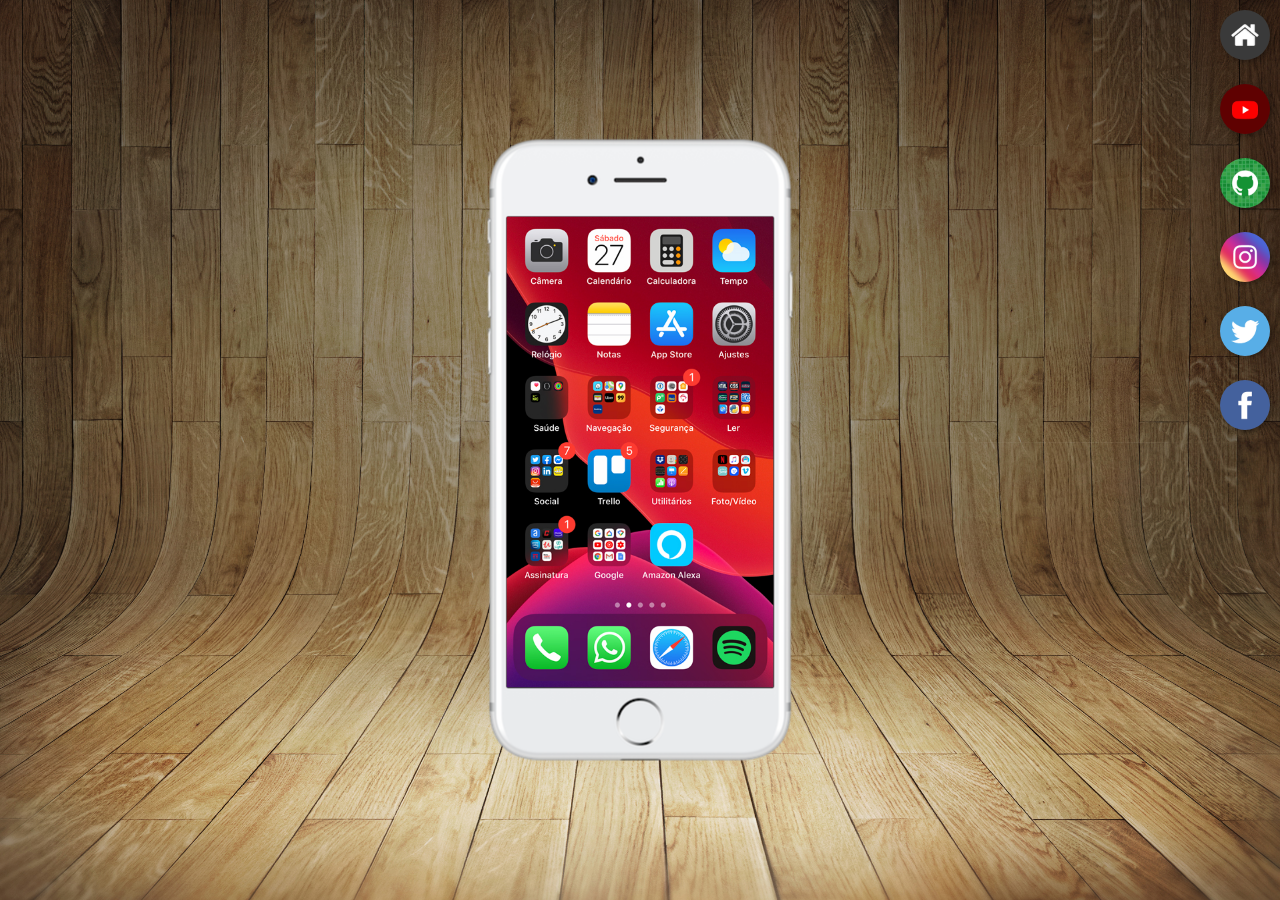
<file: index.html>
<!DOCTYPE html>
<html lang="pt-br">
<head>
    <meta charset="UTF-8">
    <meta name="viewport" content="width=device-width, initial-scale=1.0">
    <title>Social Media</title>
    <link rel="stylesheet" href="estilo/style.css">
    <link rel="shortcut icon" href="favicon.ico" type="image/x-icon">
</head>
<body>

    <main>
        <section id="telefone">
            <iframe src="home.html" name='tela' id="tela" frameborder="0"> Seu navegador nãp é compatível com isso.</iframe>
        </section>

        <section id="redes-sociais">
            <a href="home.html" target="tela"><img src="imagens/logo-home.jpg" alt="Home"></a> <br>
            <a href="youtube.html" target="tela"><img src="imagens/logo-youtube.jpg" alt="Youtube"></a><br>
            <a href="github.html" target="tela"><img src="imagens/logo-github.jpg" alt="GitHub"> </a><br>
            <a href="instagram.html" target="tela"><img src="imagens/logo-instagram.jpg" alt="Instagram" target="tela"></a><br>
            <a href="twitter.html" target="tela"><img src="imagens/logo-twitter.jpg" alt="Twitter"></a><br>
            <a href="facebook.html" target="tela"><img src="imagens/logo-facebook.jpg" alt="Facebook"></a><br>
        </section>
    </main>
</body>
</html>
</file>
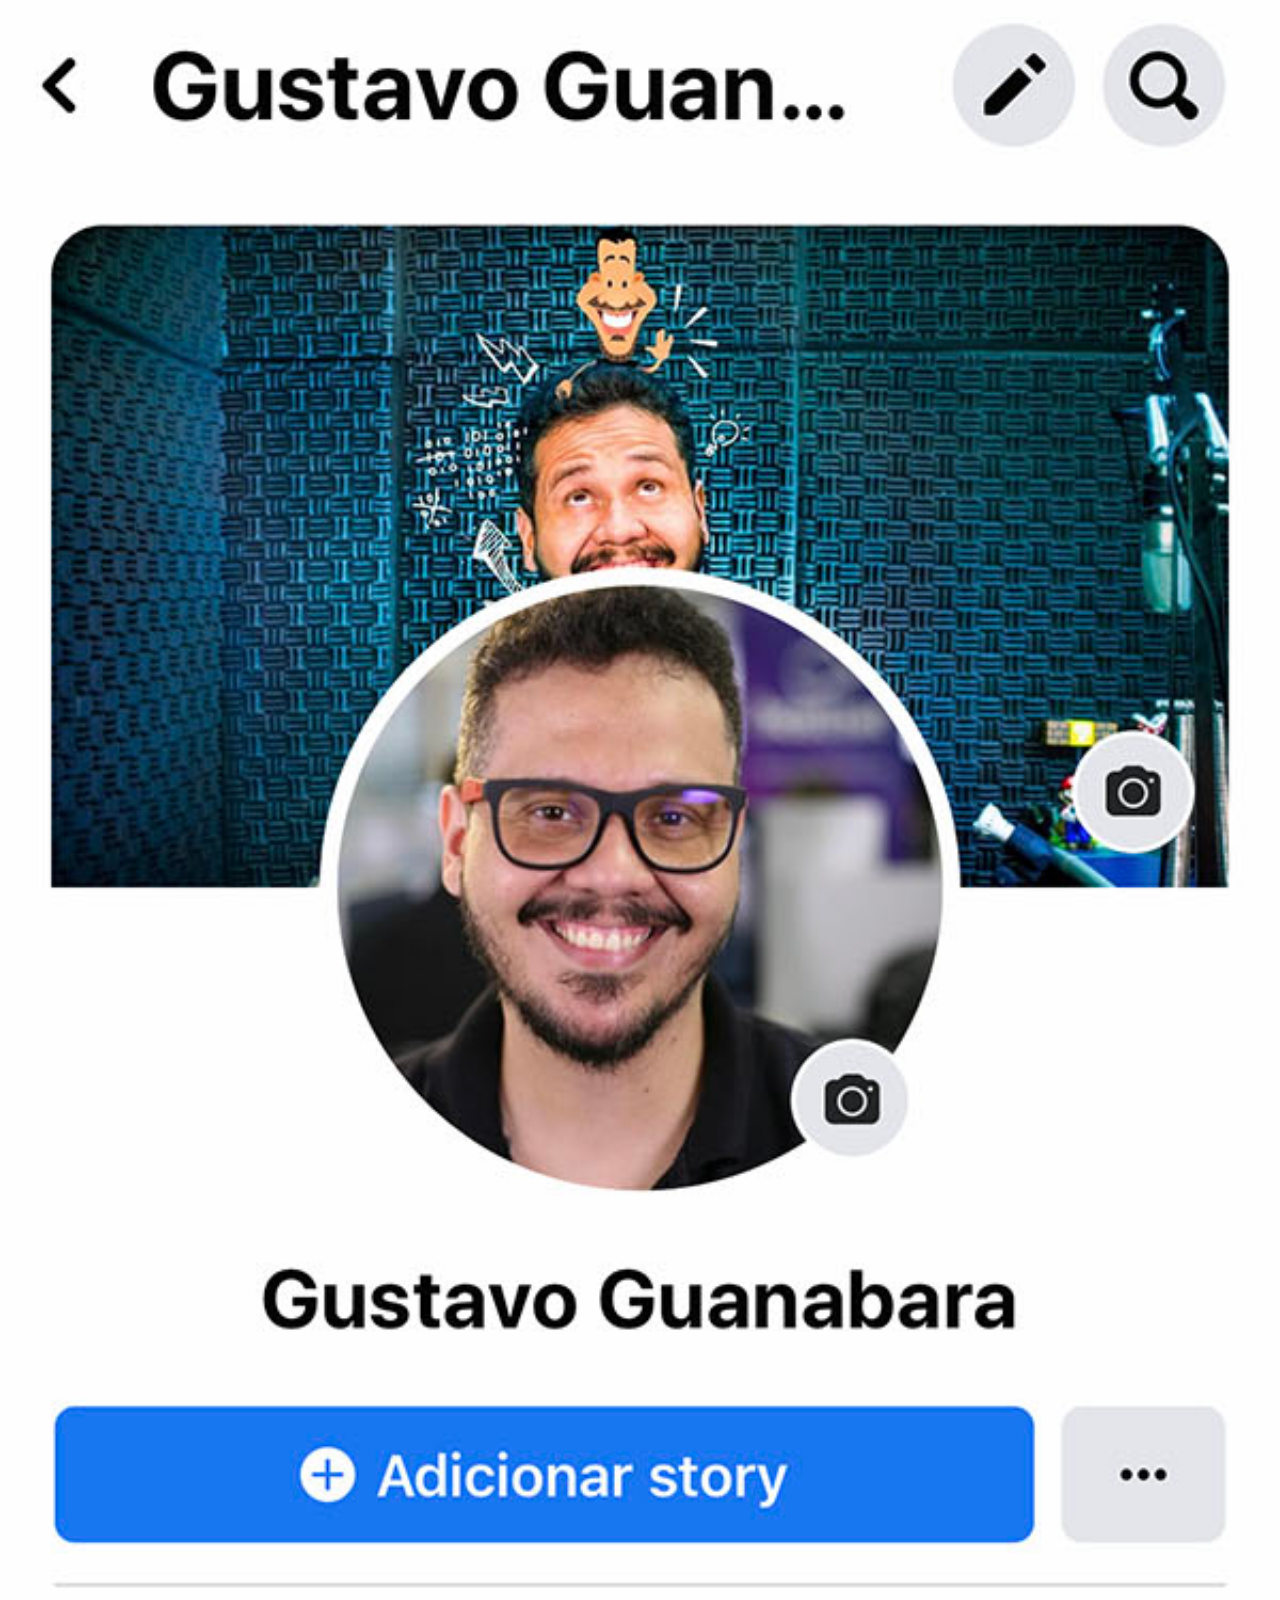
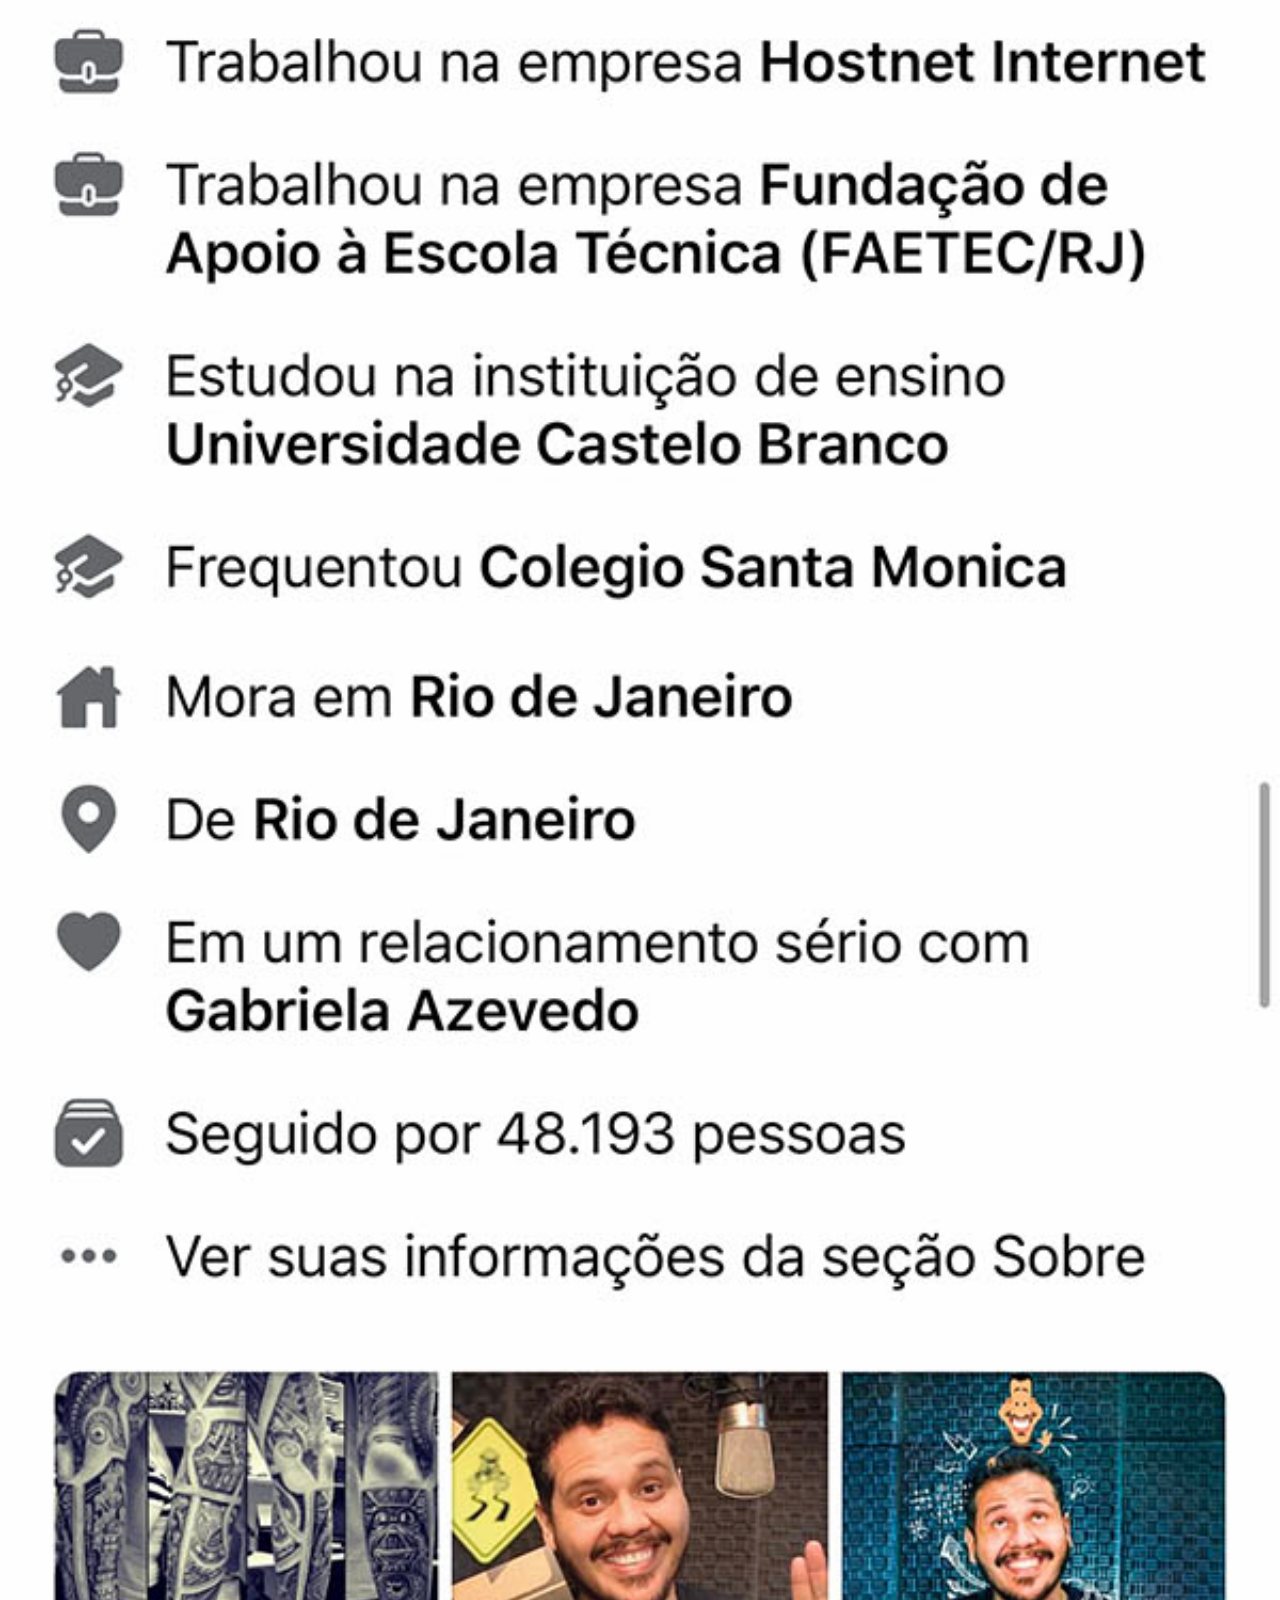
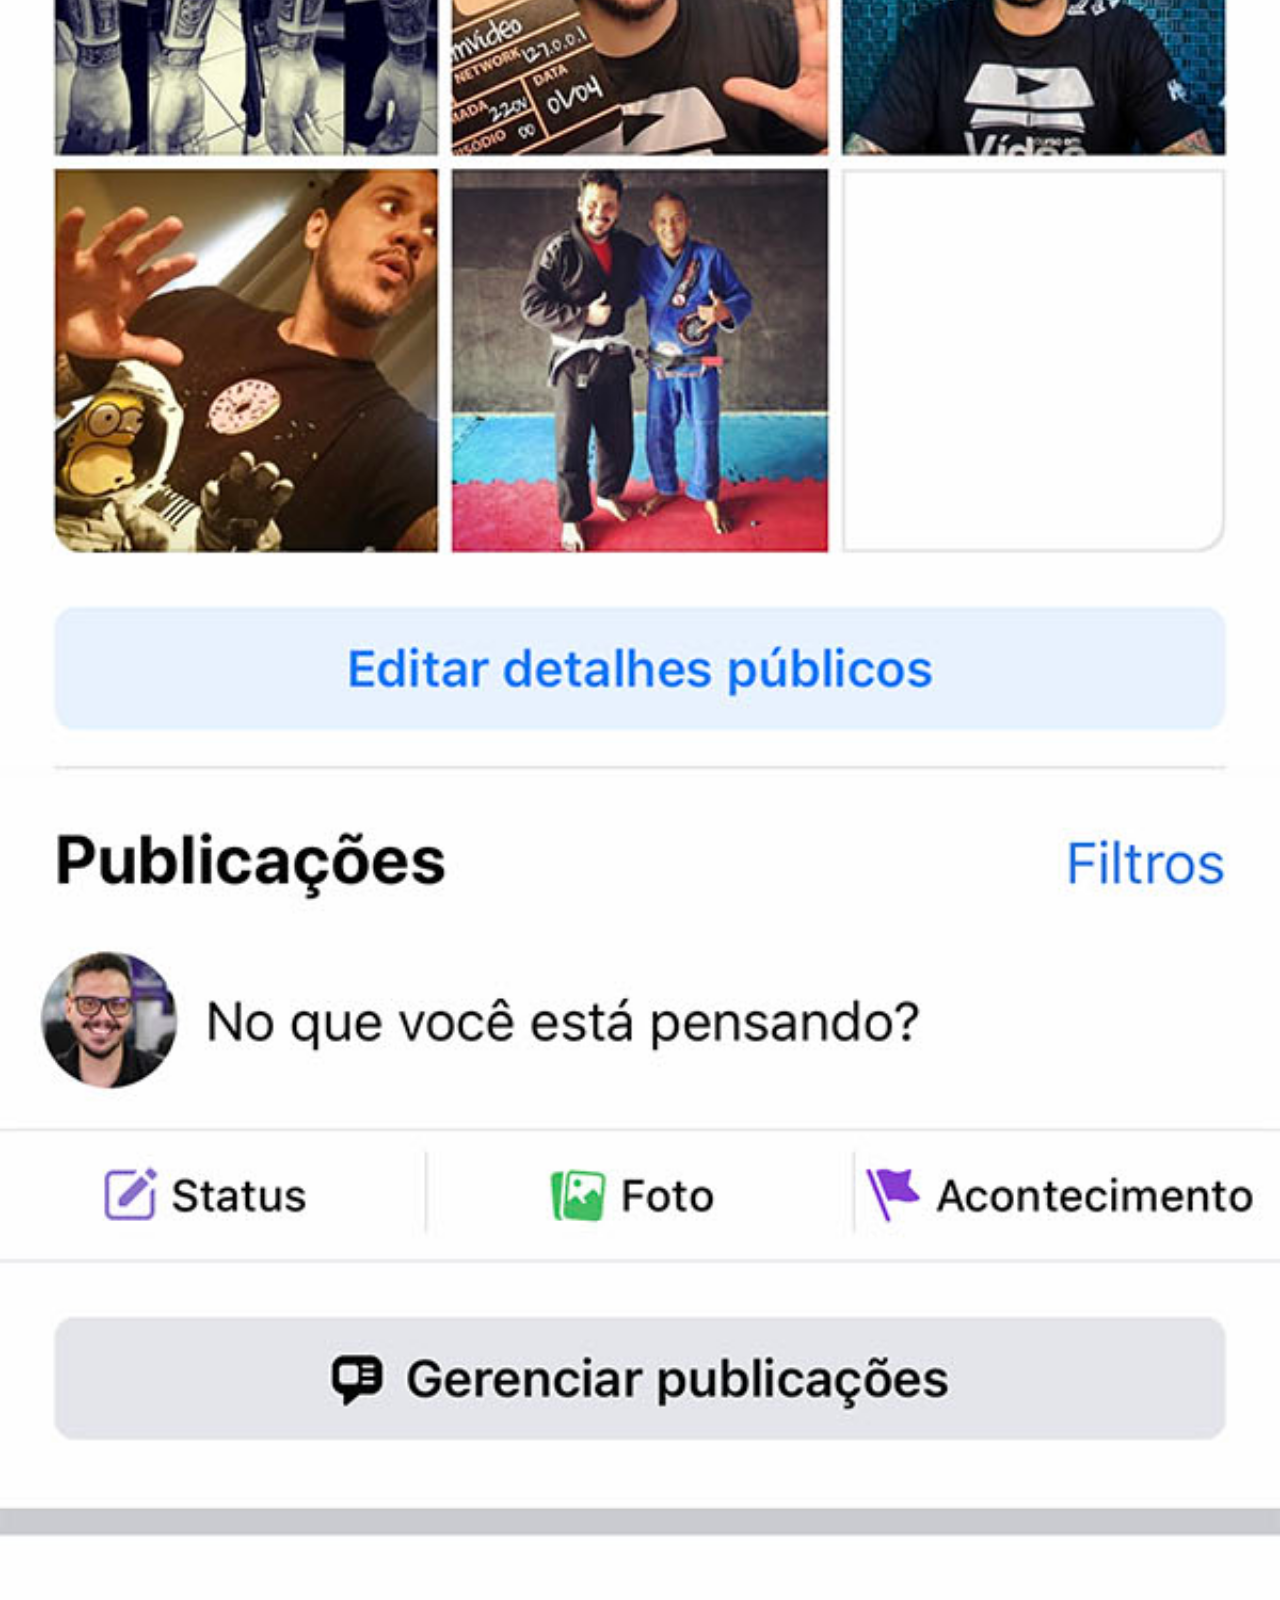
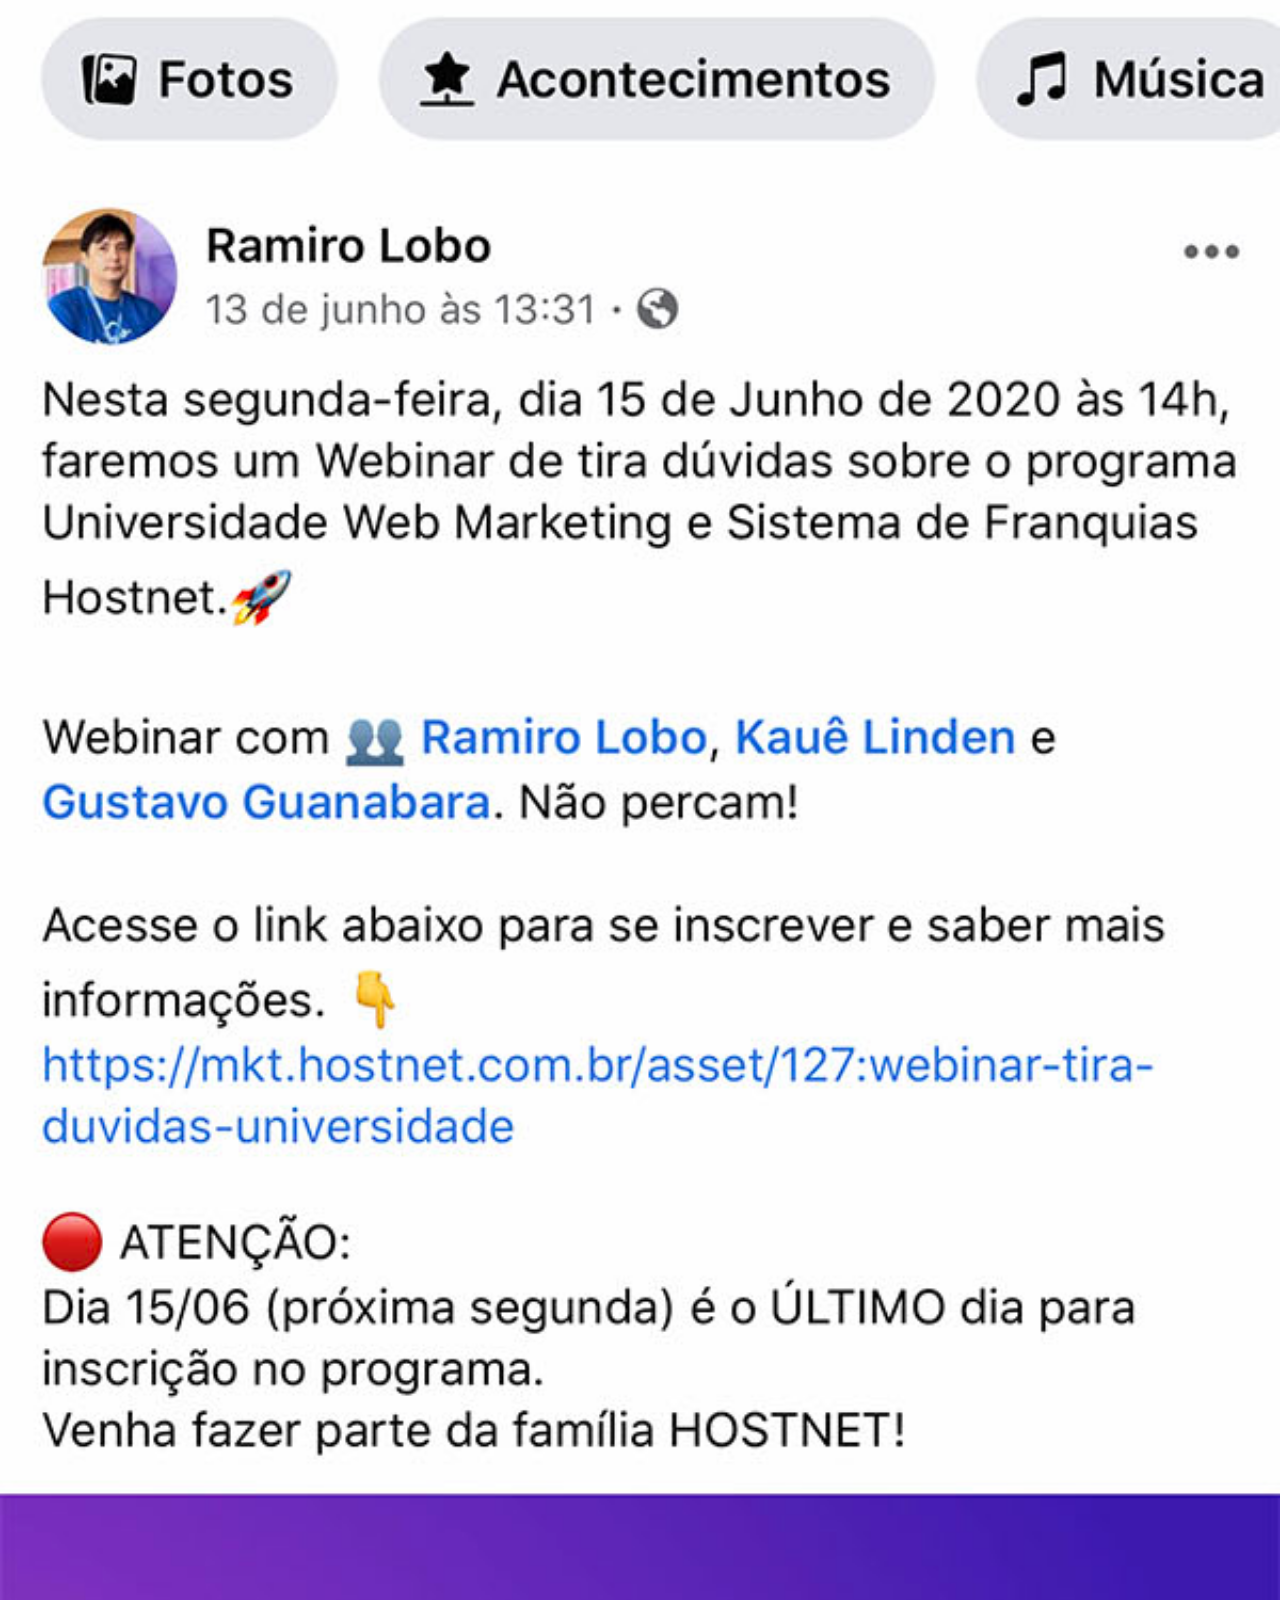
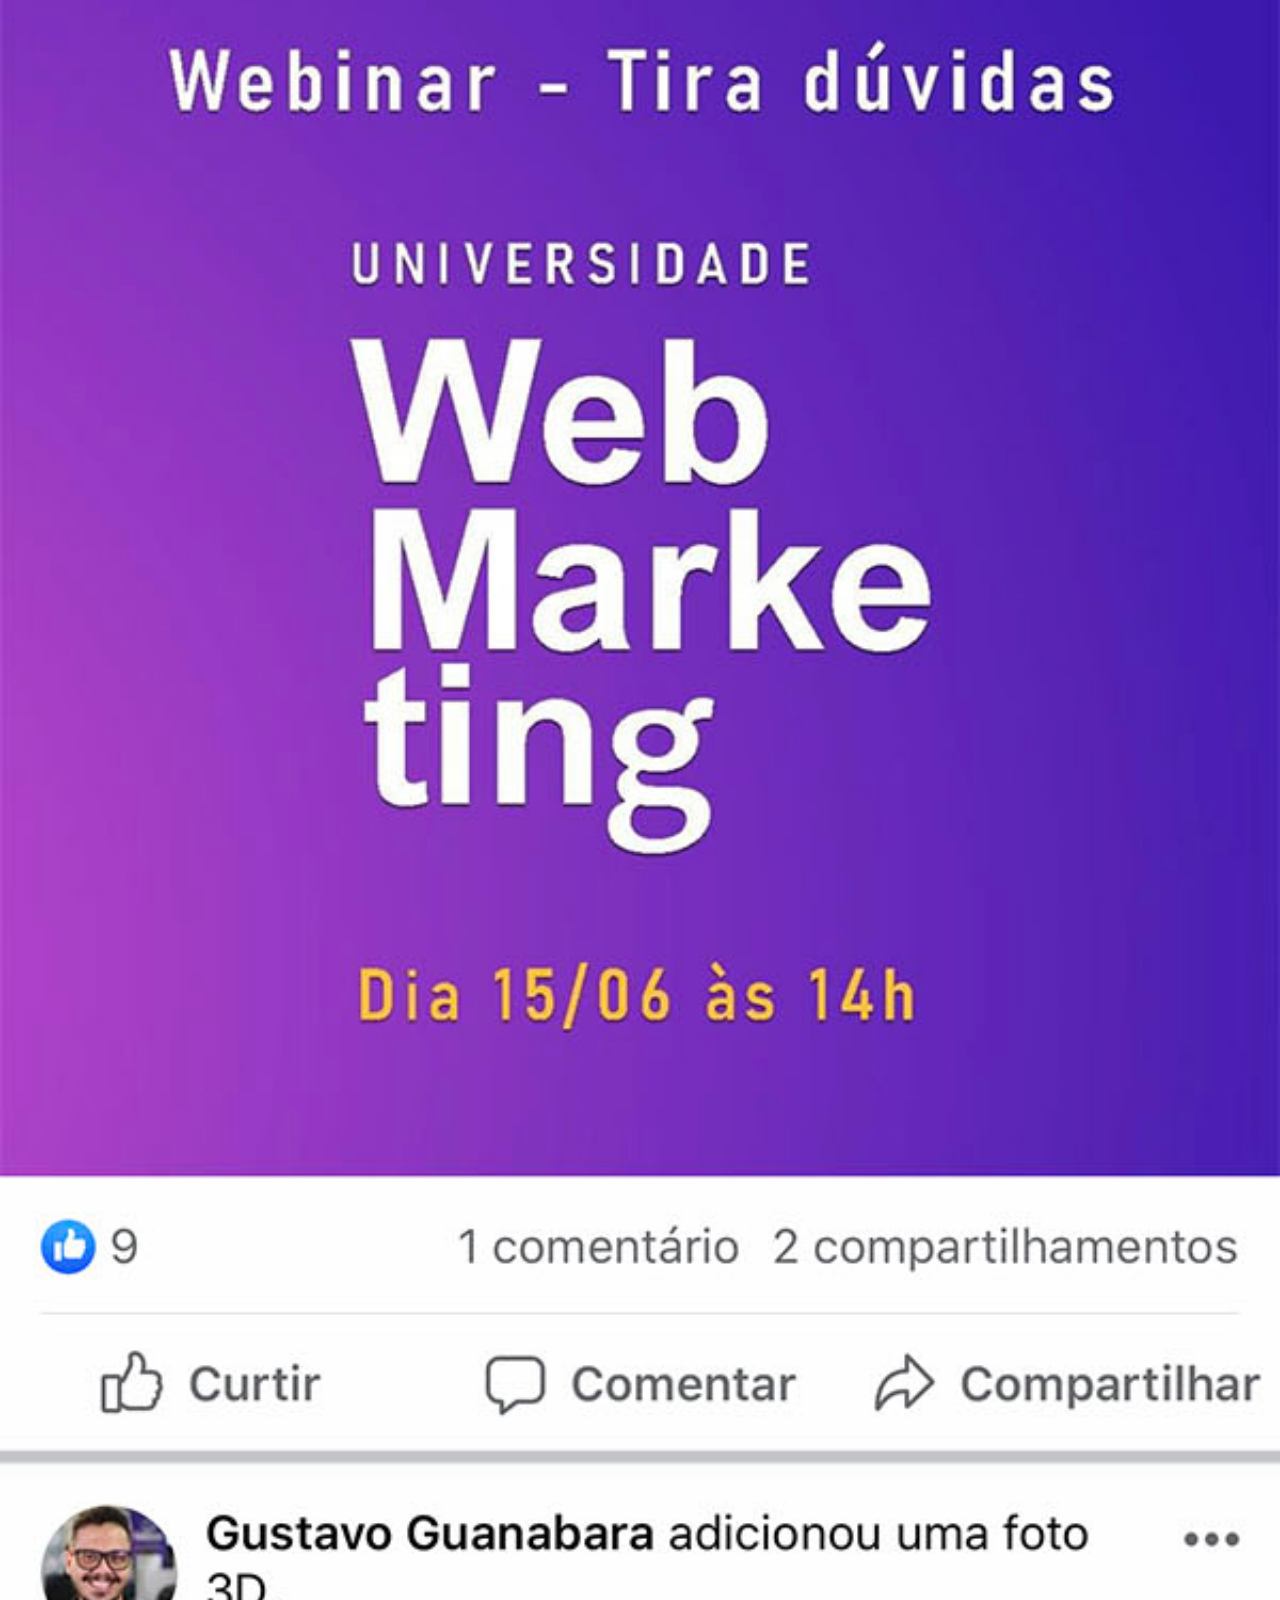
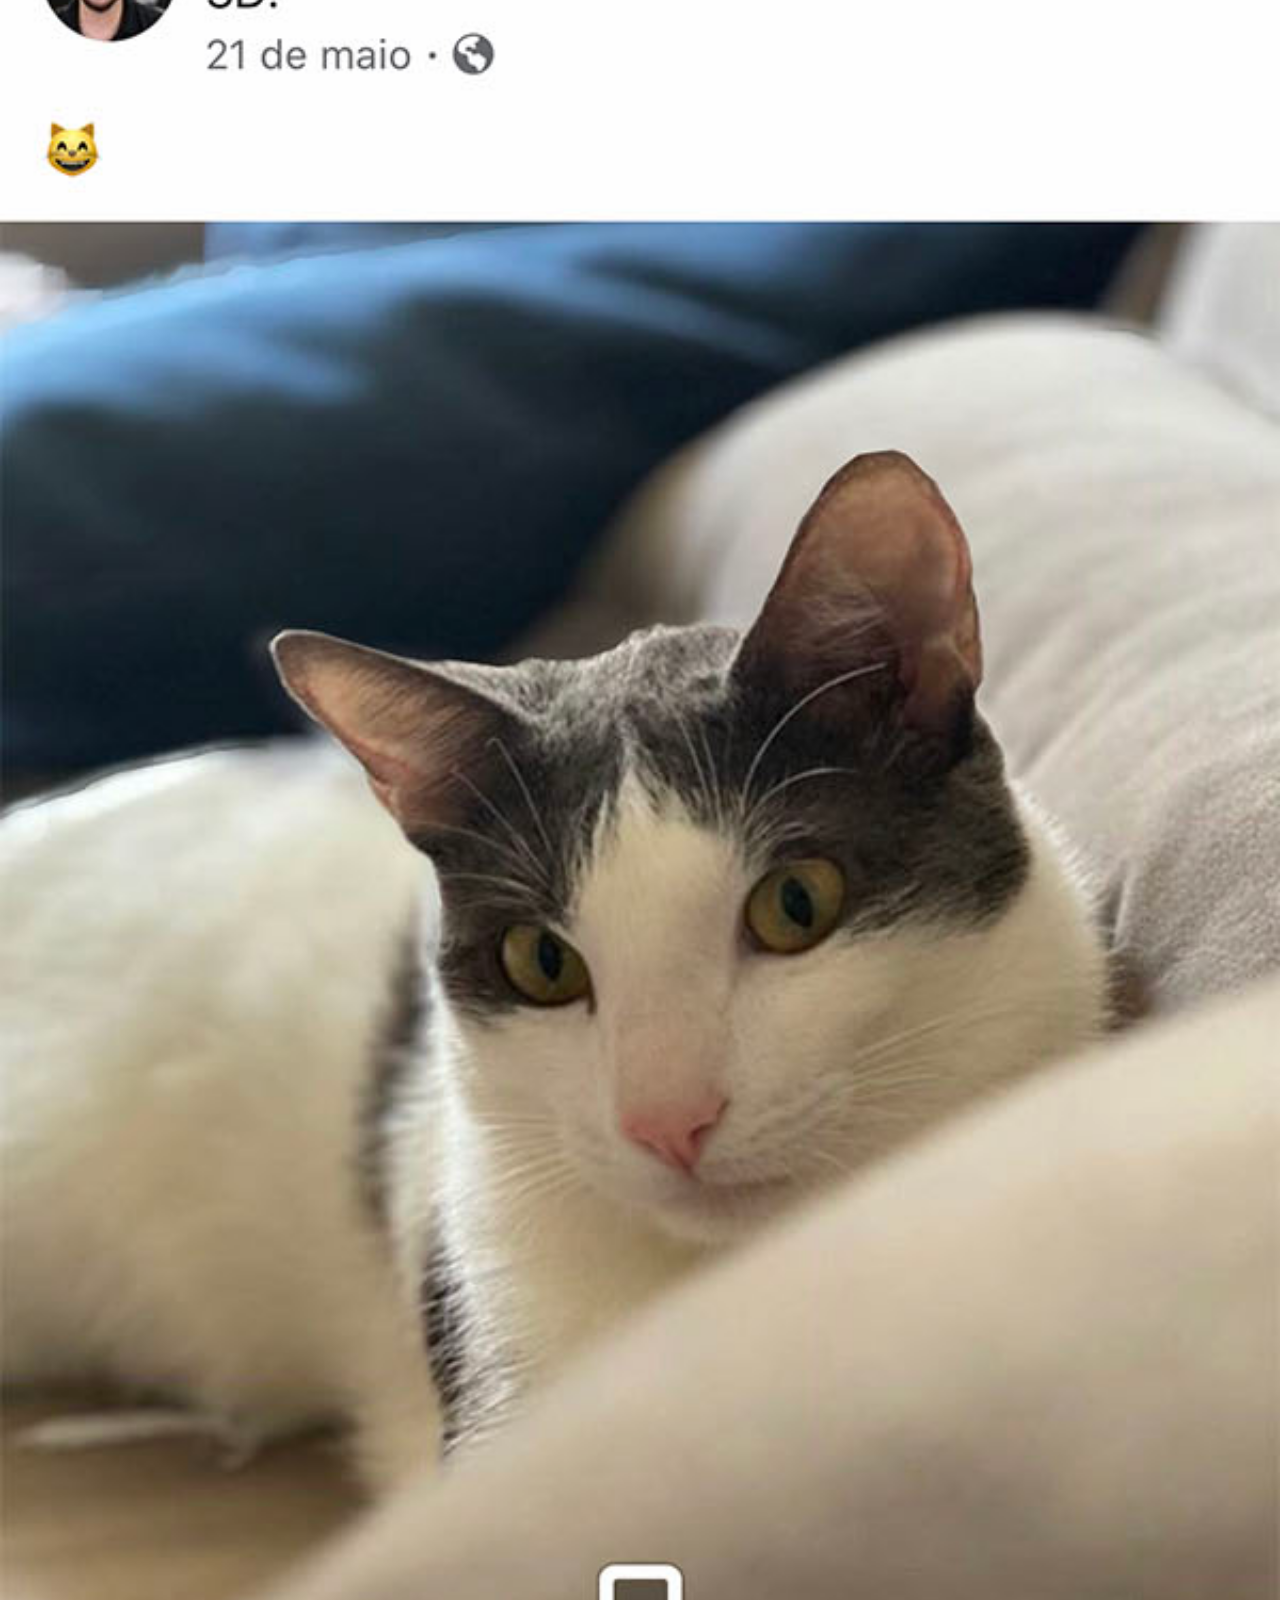
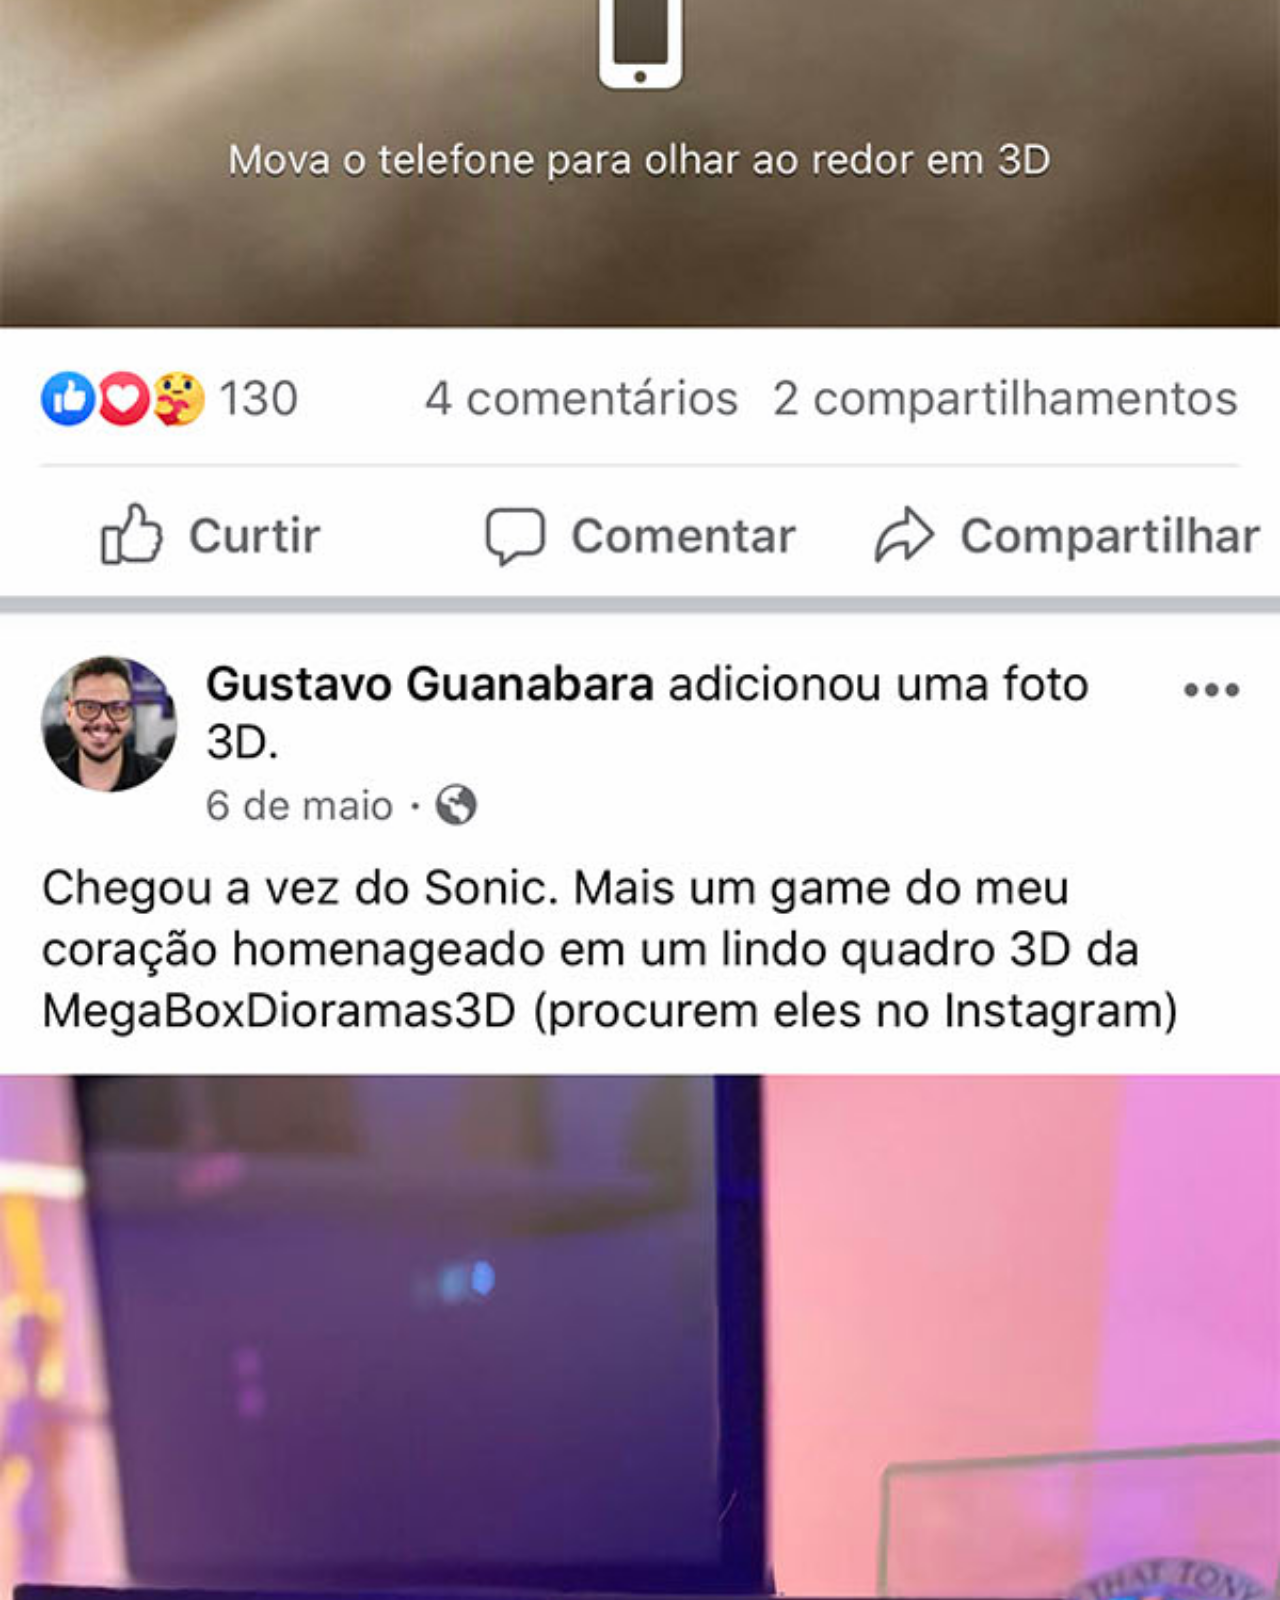
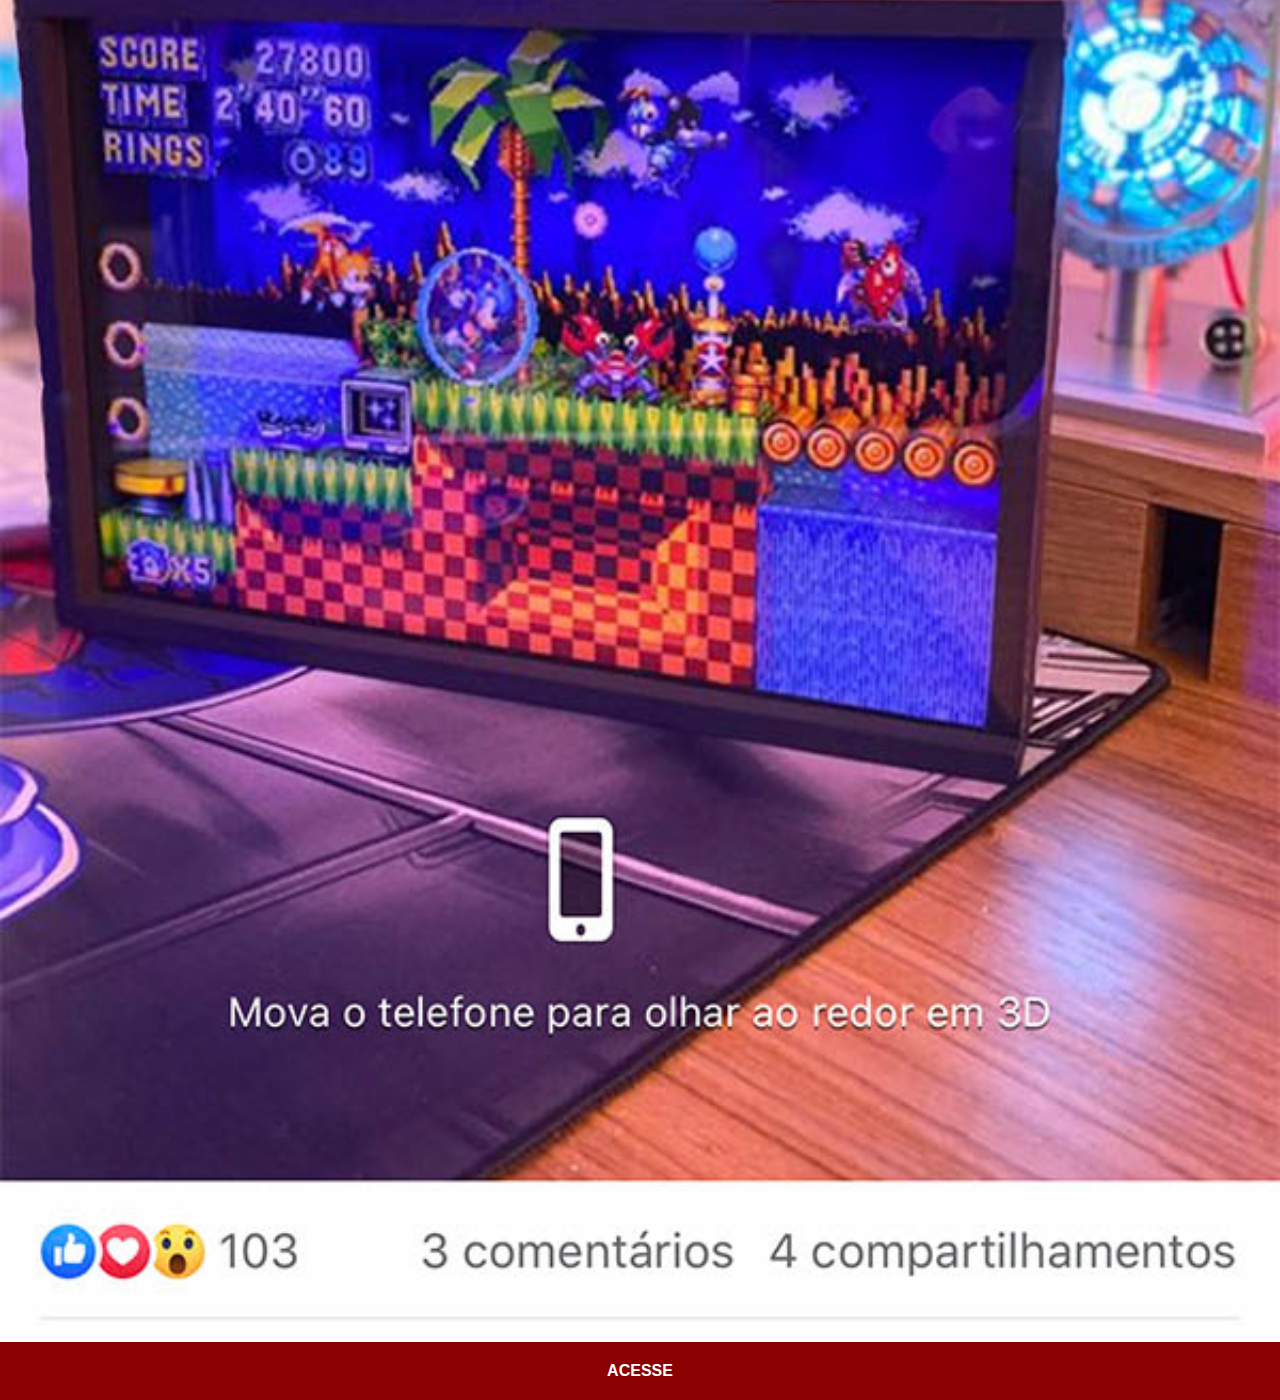
<file: facebook.html>
<!DOCTYPE html>
<html lang="pt-br">
<head>
    <meta charset="UTF-8">
    <meta name="viewport" content="width=device-width, initial-scale=1.0">
    <title>Facebook</title>
    <link rel="stylesheet" href="estilo/redes-sociais.css">
</head>

<body>
    <img src="imagens/tela-facebook.jpg" alt="Facebook">
    <a href="https://www.facebook.com/felipegusicuma" target="_blank">ACESSE</a>   
</body>
</html>
</file>
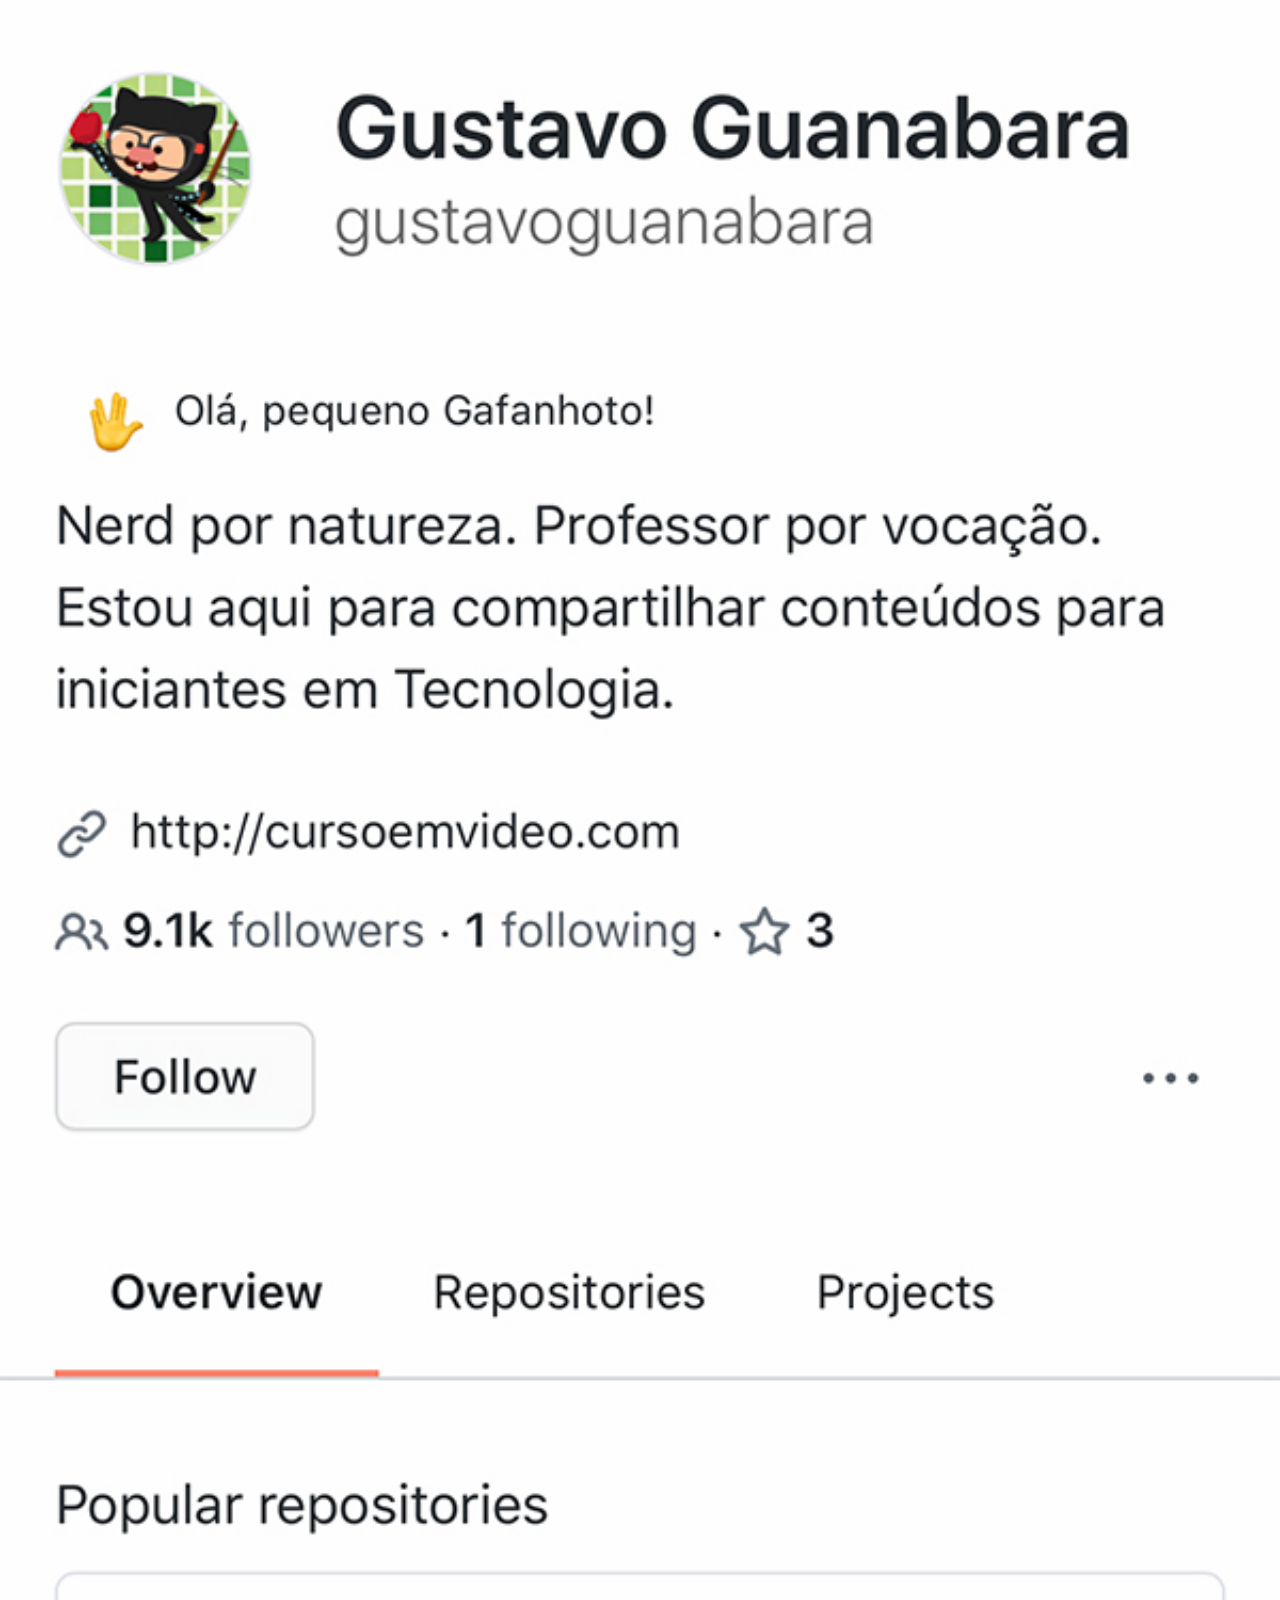
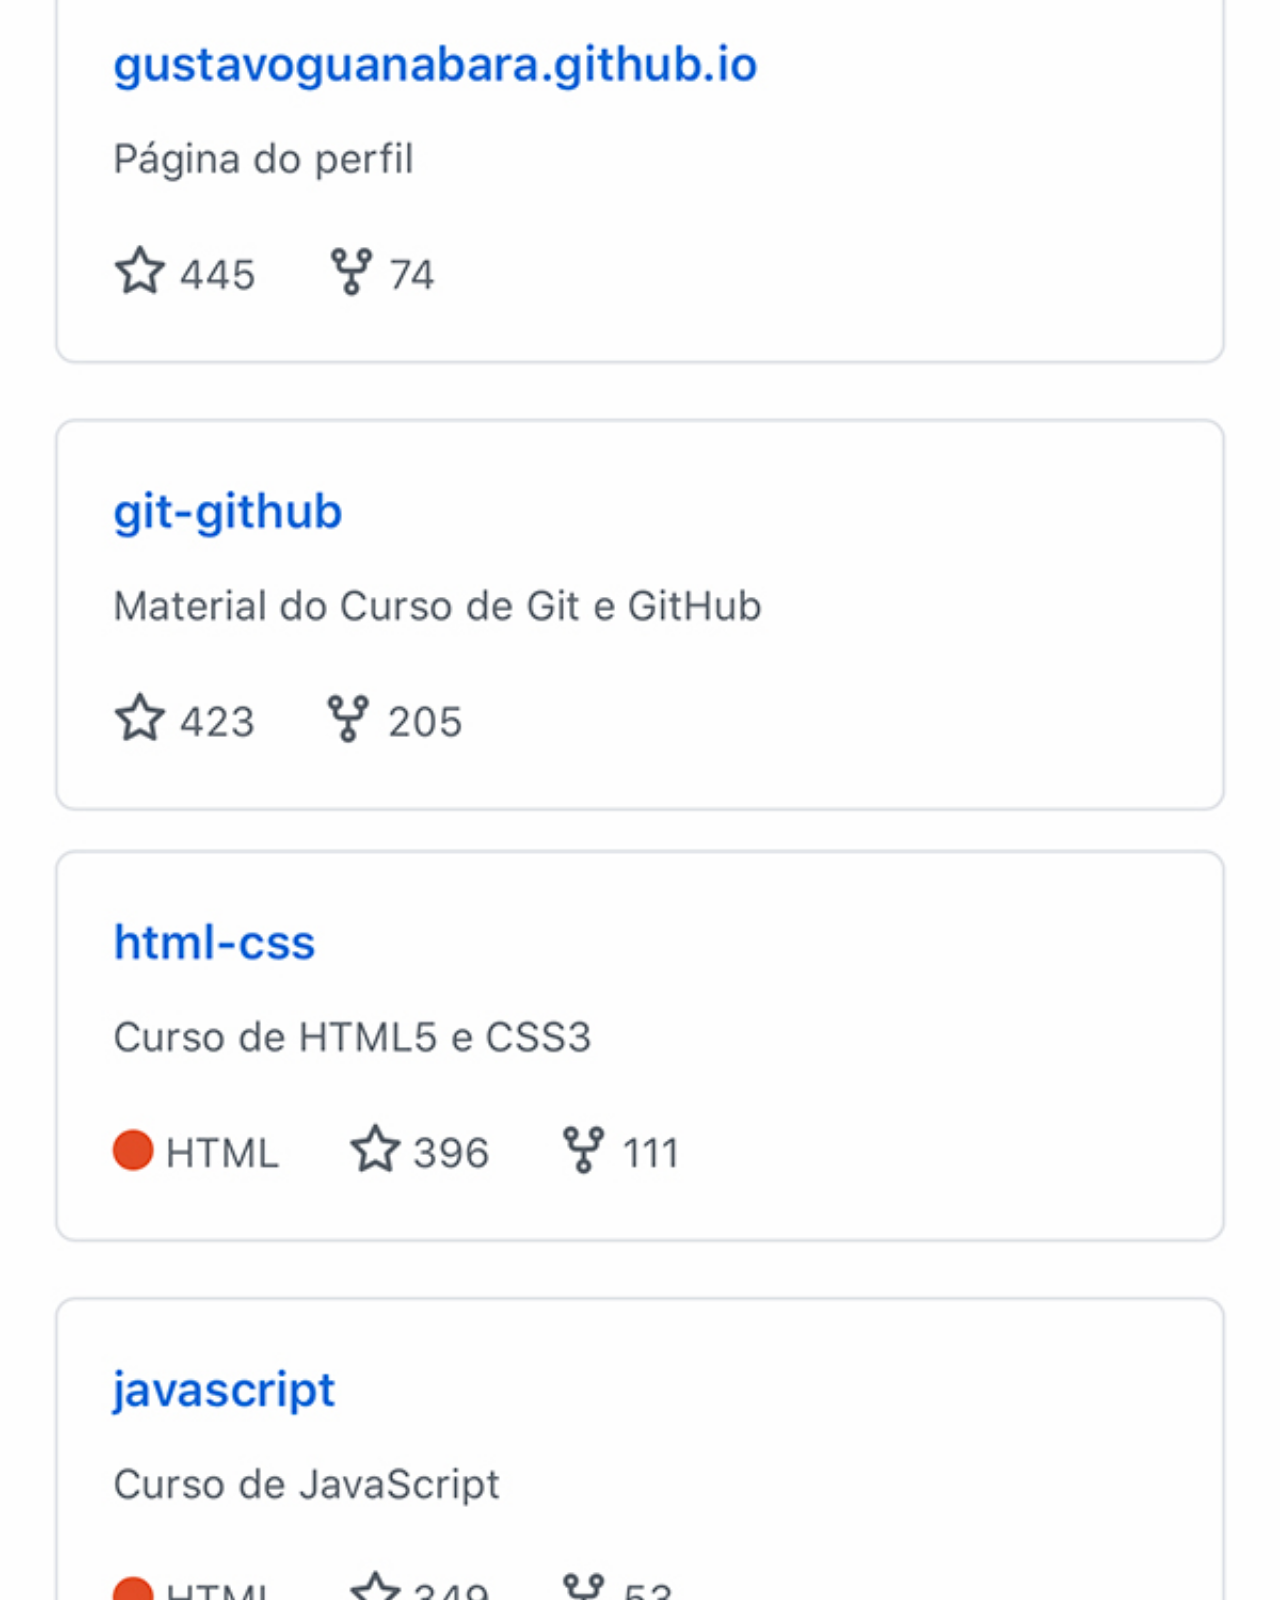
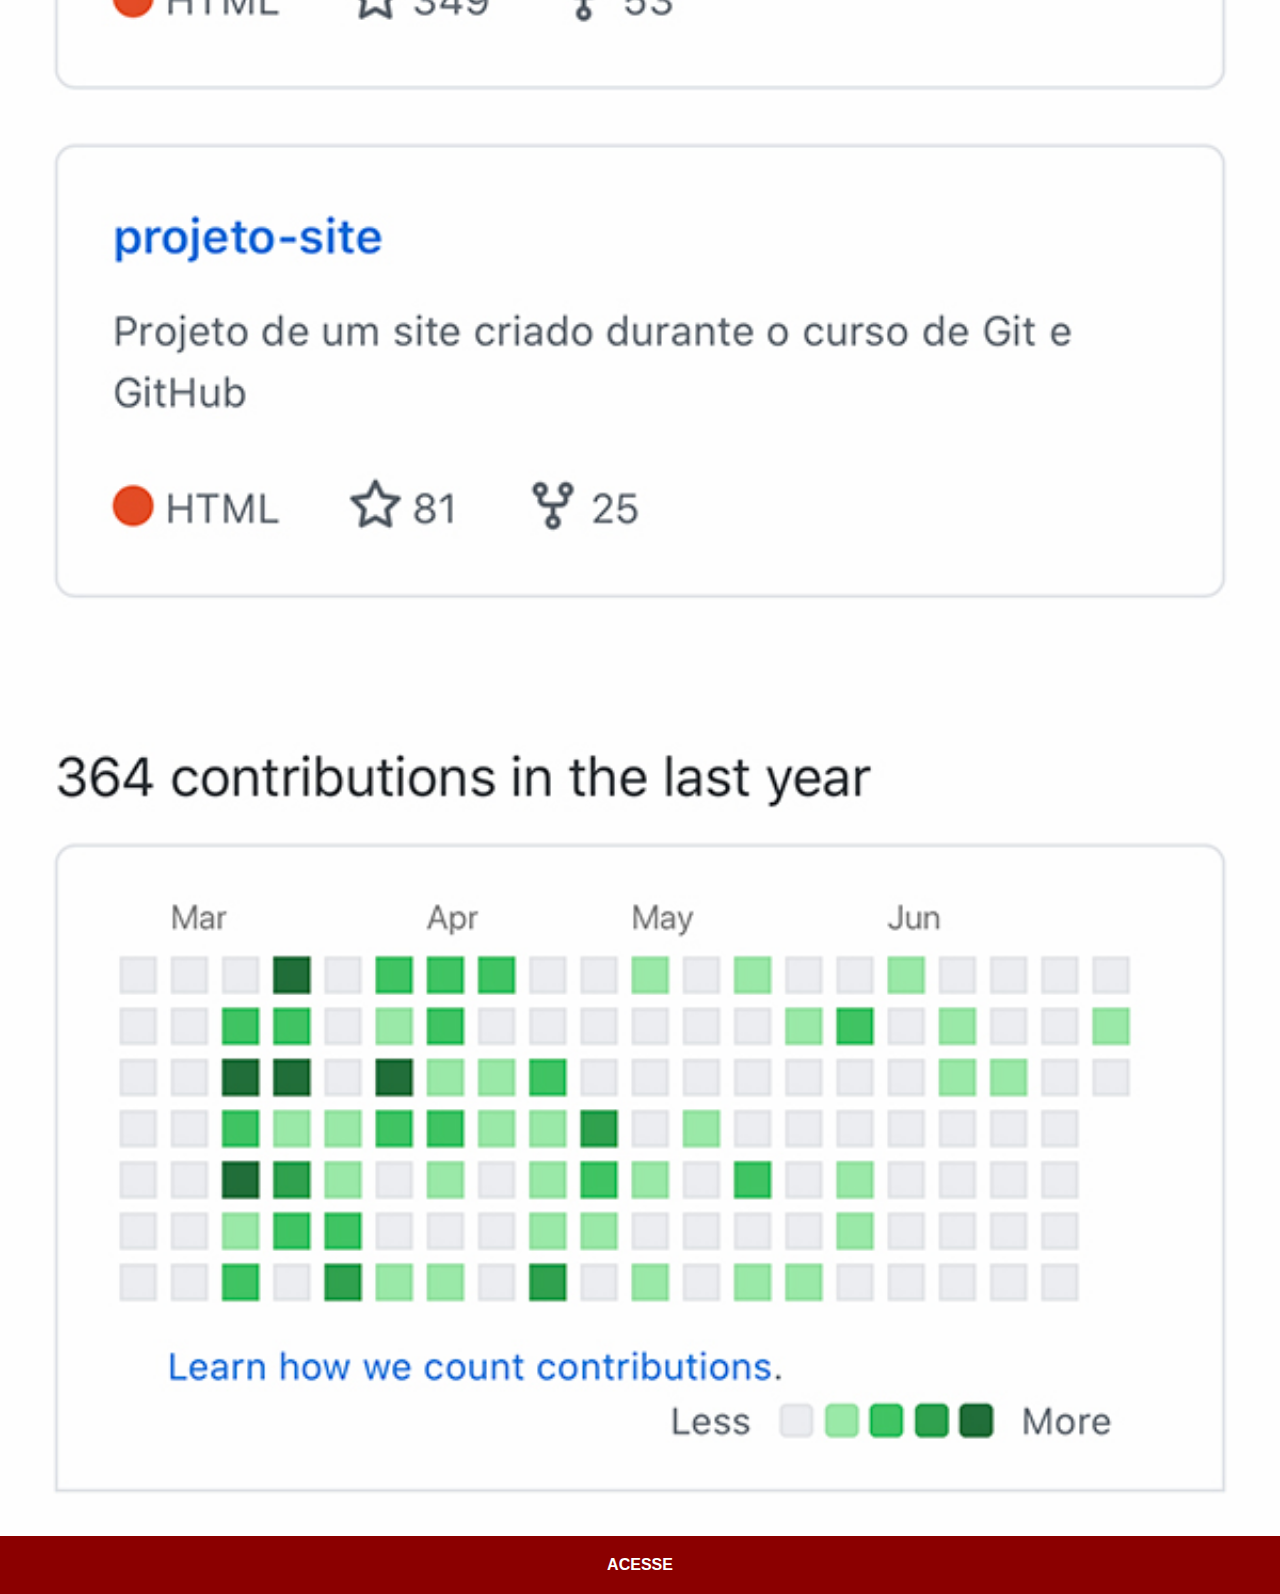
<file: github.html>
<!DOCTYPE html>
<html lang="pt-br">
<head>
    <meta charset="UTF-8">
    <meta name="viewport" content="width=device-width, initial-scale=1.0">
    <title>GitHub</title>
    <link rel="stylesheet" href="estilo/redes-sociais.css">
</head>

<body>
    <img src="imagens/tela-github.jpg" alt="GitHub">
    <a href="https://www.github.com/felipegusicuma.com" target="_blank">ACESSE</a>
    
</body>
</html>
</file>
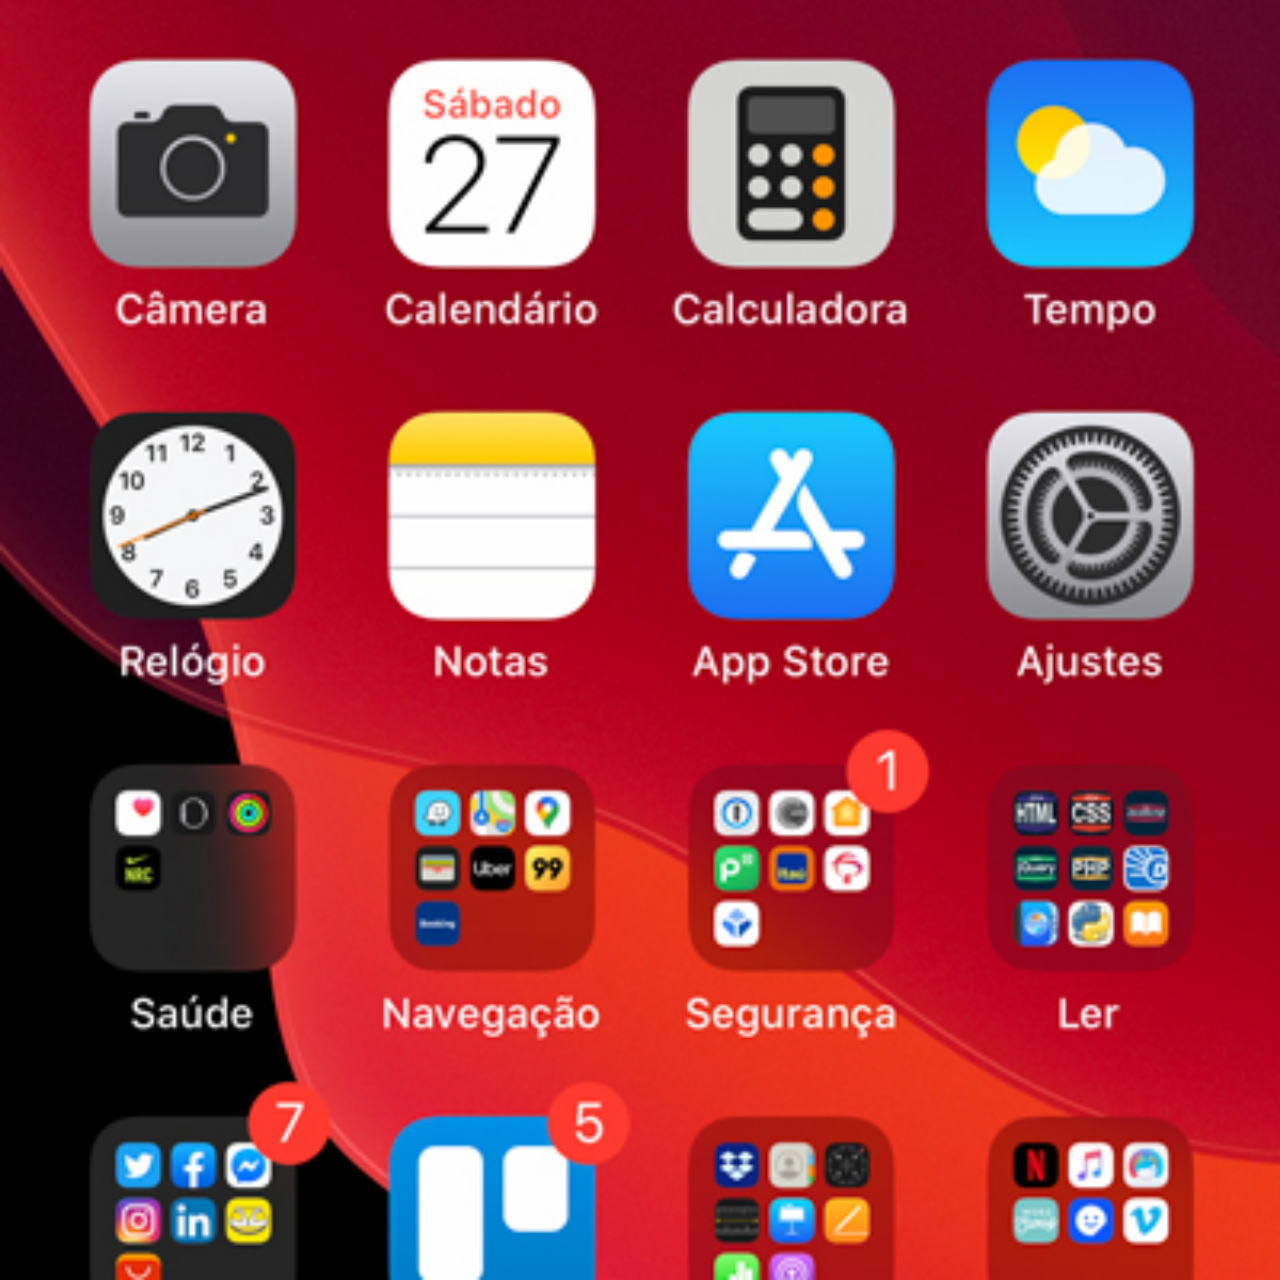
<file: home.html>
<!DOCTYPE html>
<html lang="pt-br">
<head>
    <meta charset="UTF-8">
    <meta name="viewport" content="width=device-width, initial-scale=1.0">
    <title>Home</title>
</head>

<style>
    *{
        margin: 0px;
        padding: 0px;
    }

    body{
        width: 100vw;
        height: 100vw;
        background: url('imagens/tela-home.jpg') no-repeat top center;
        background-size: cover;
    }
</style>


<body>
    
</body>
</html>
</file>
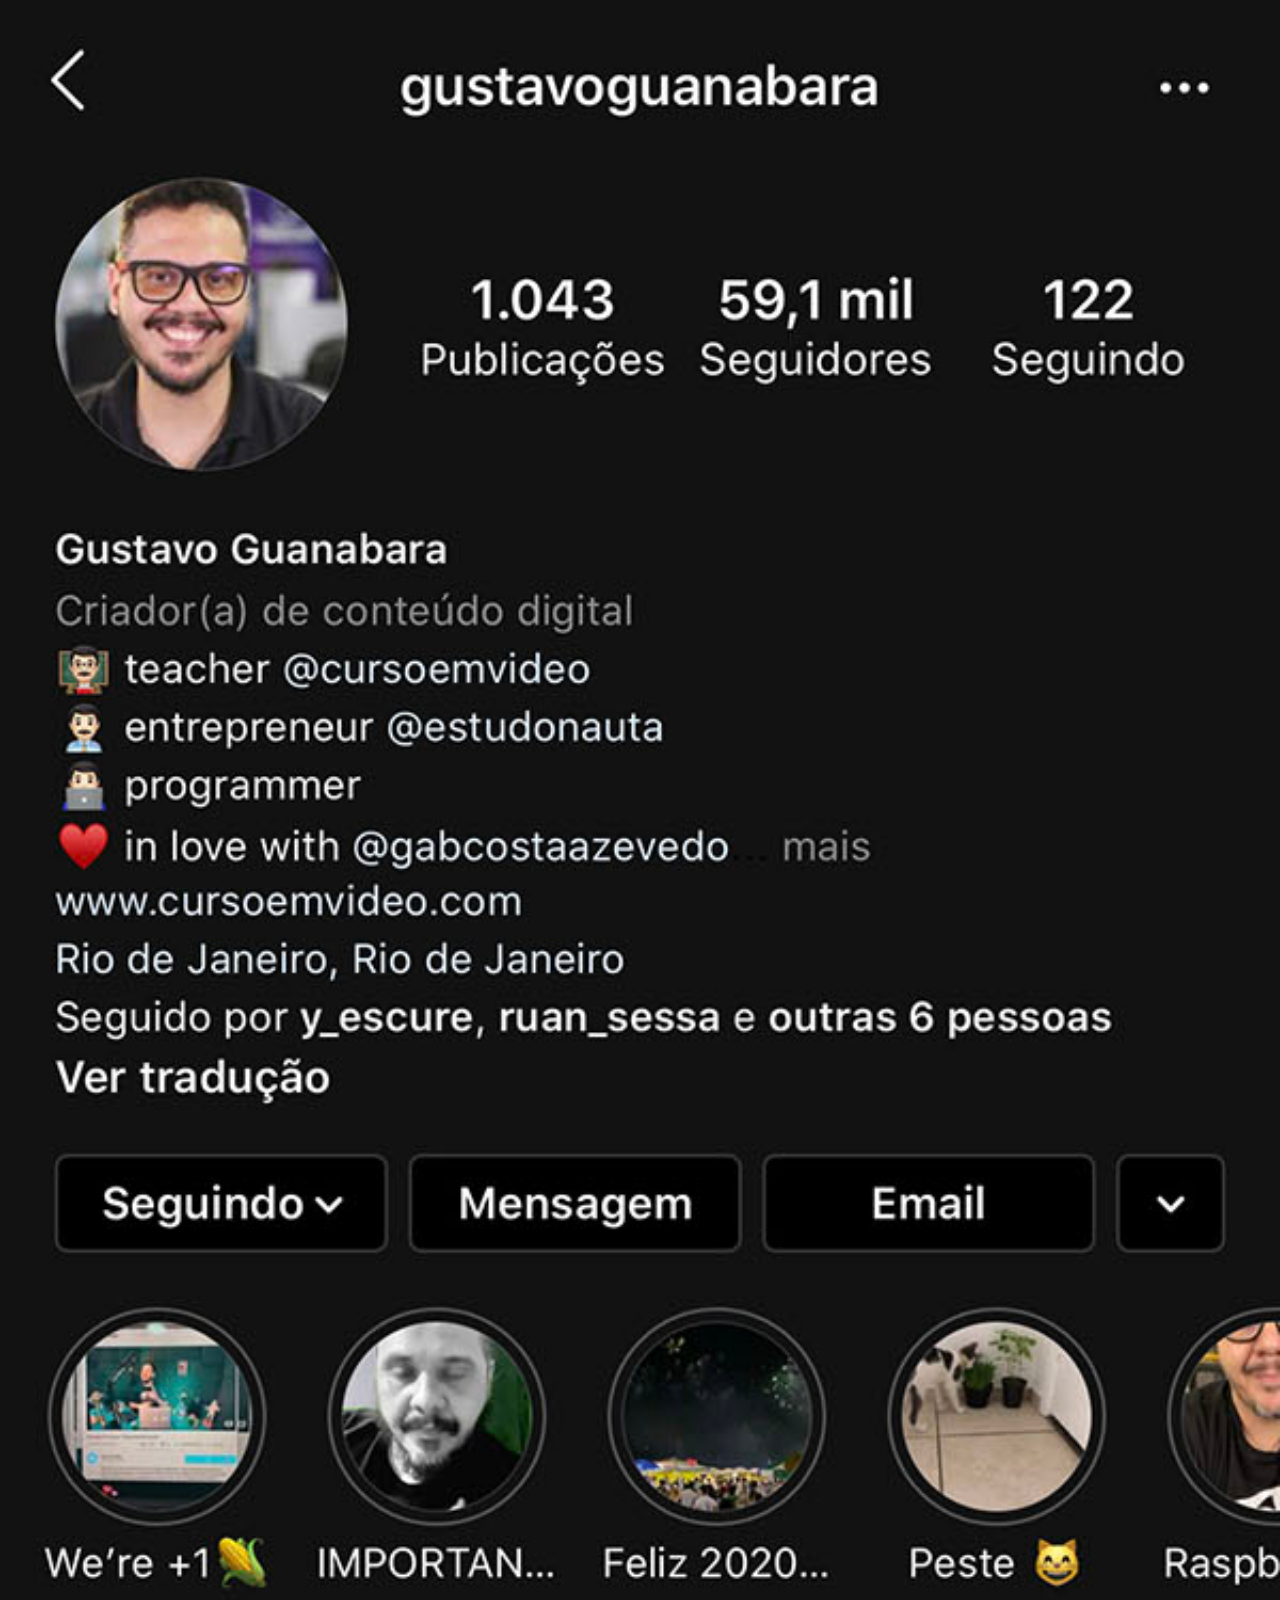
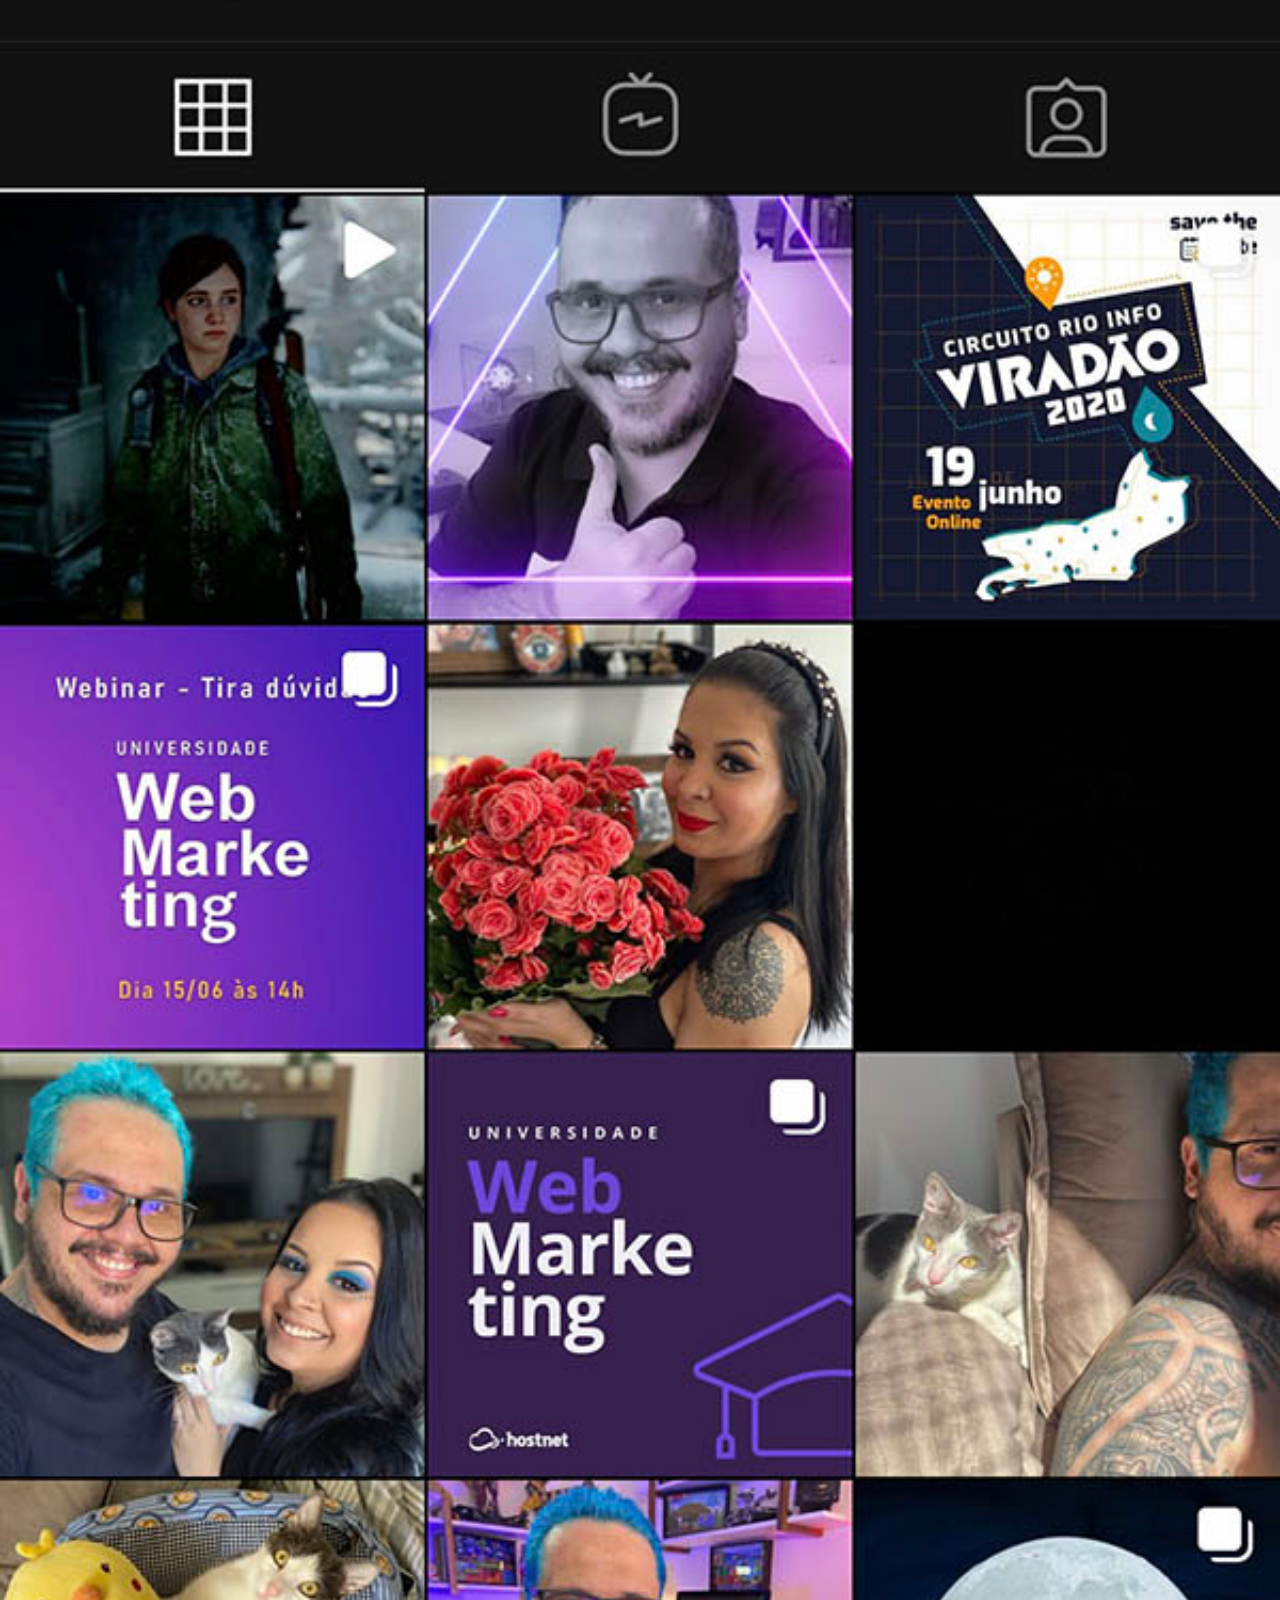
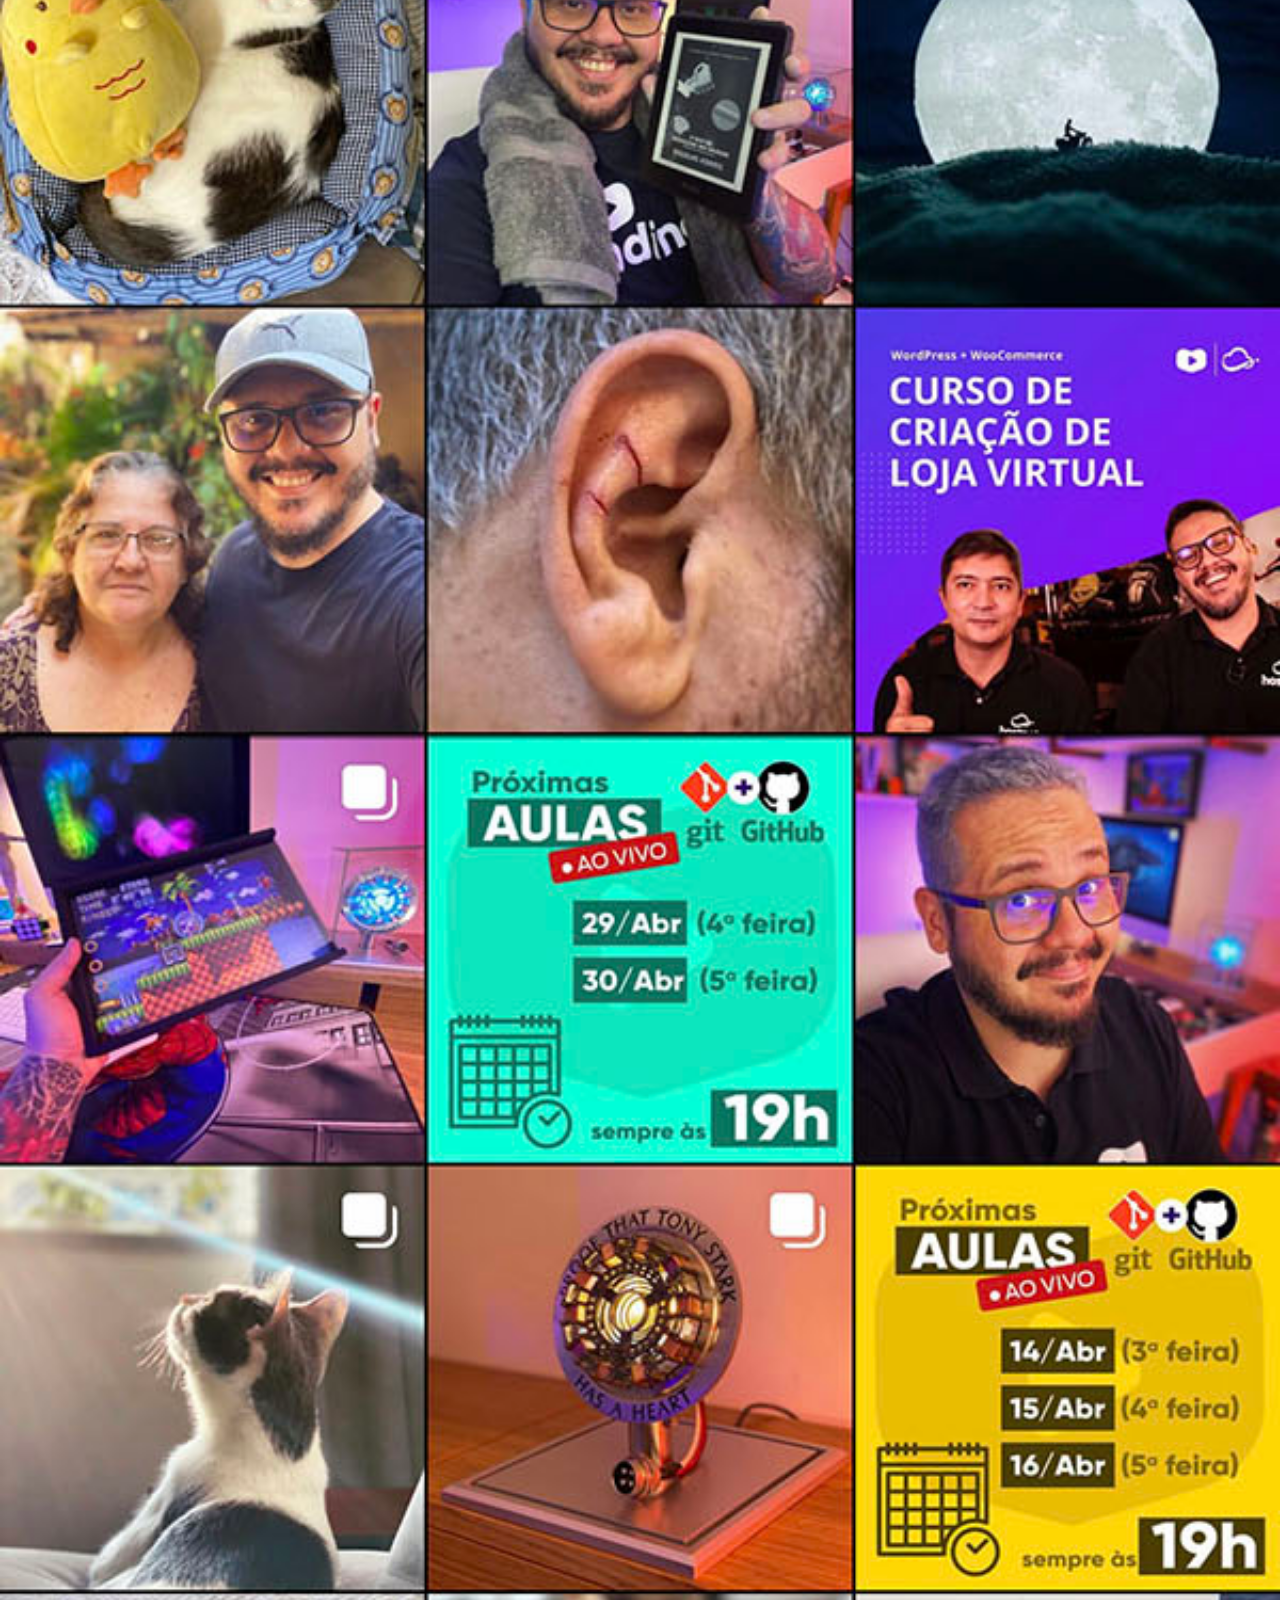
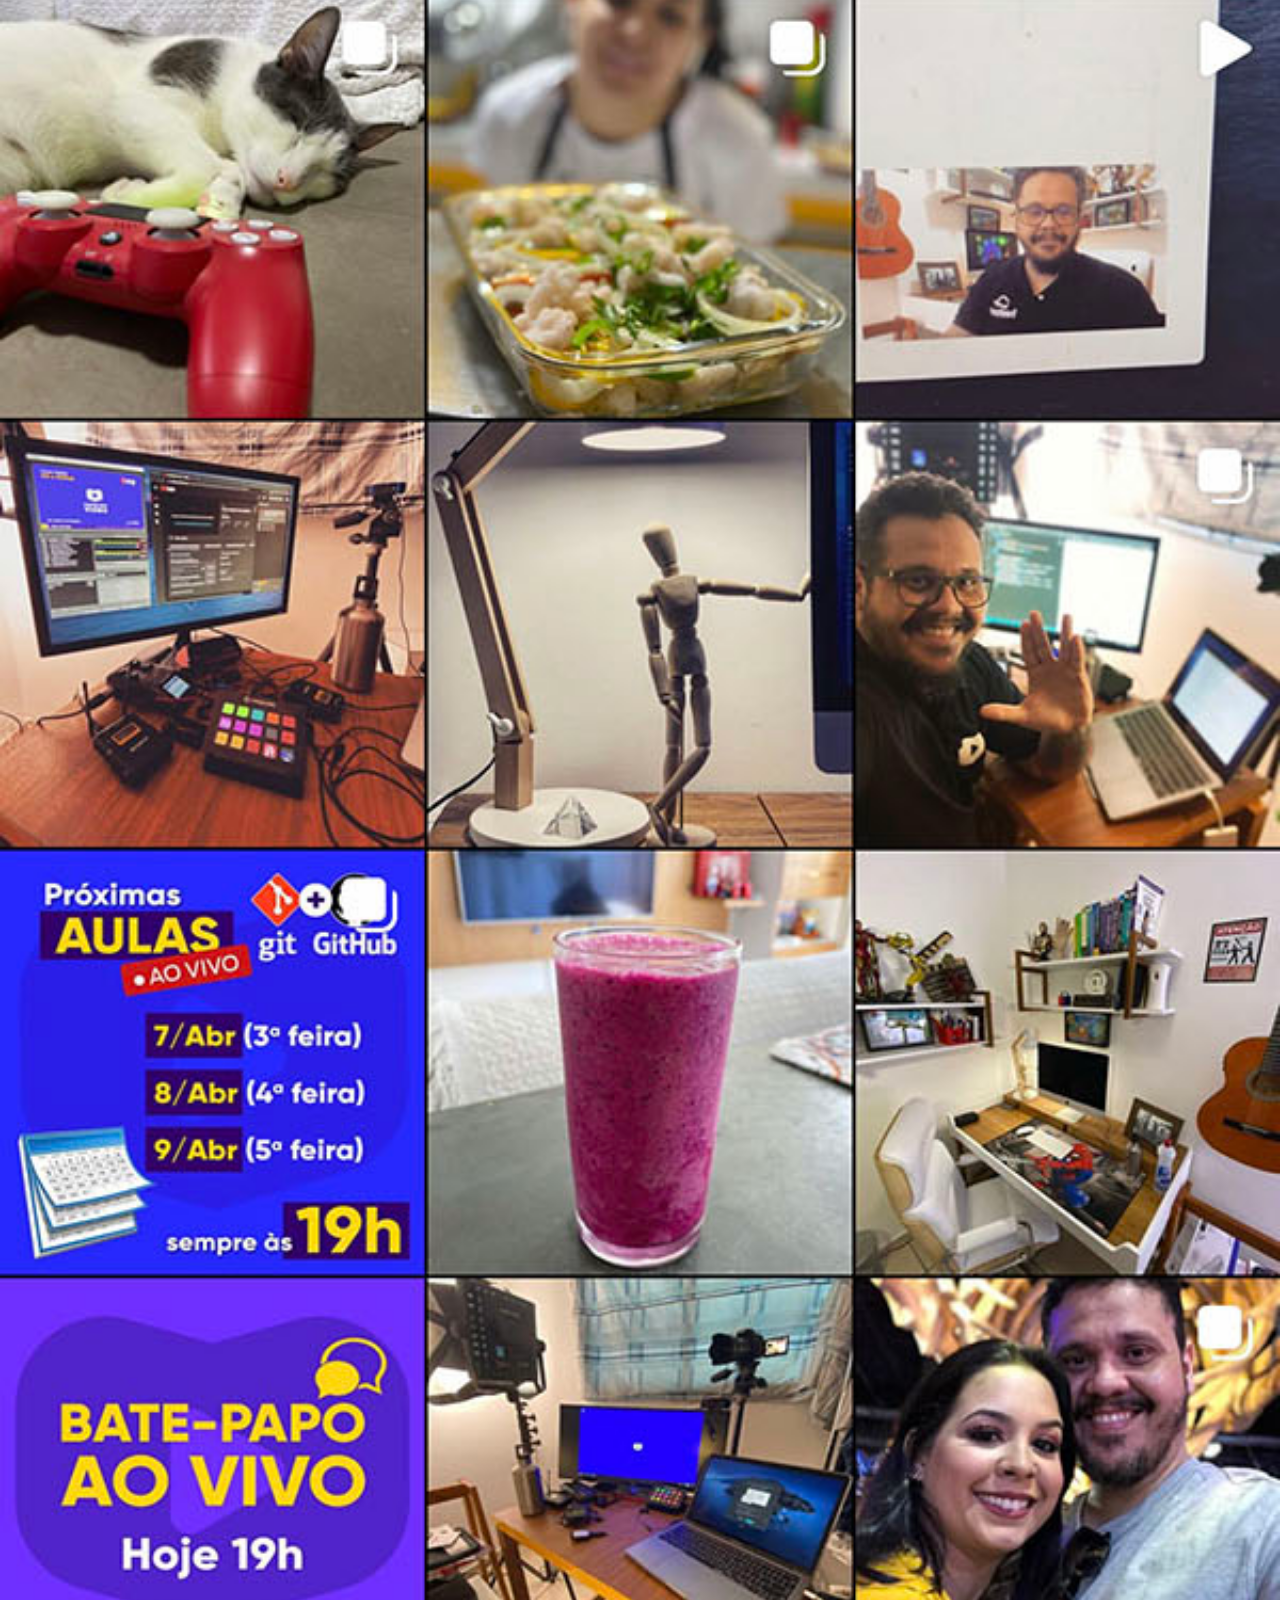
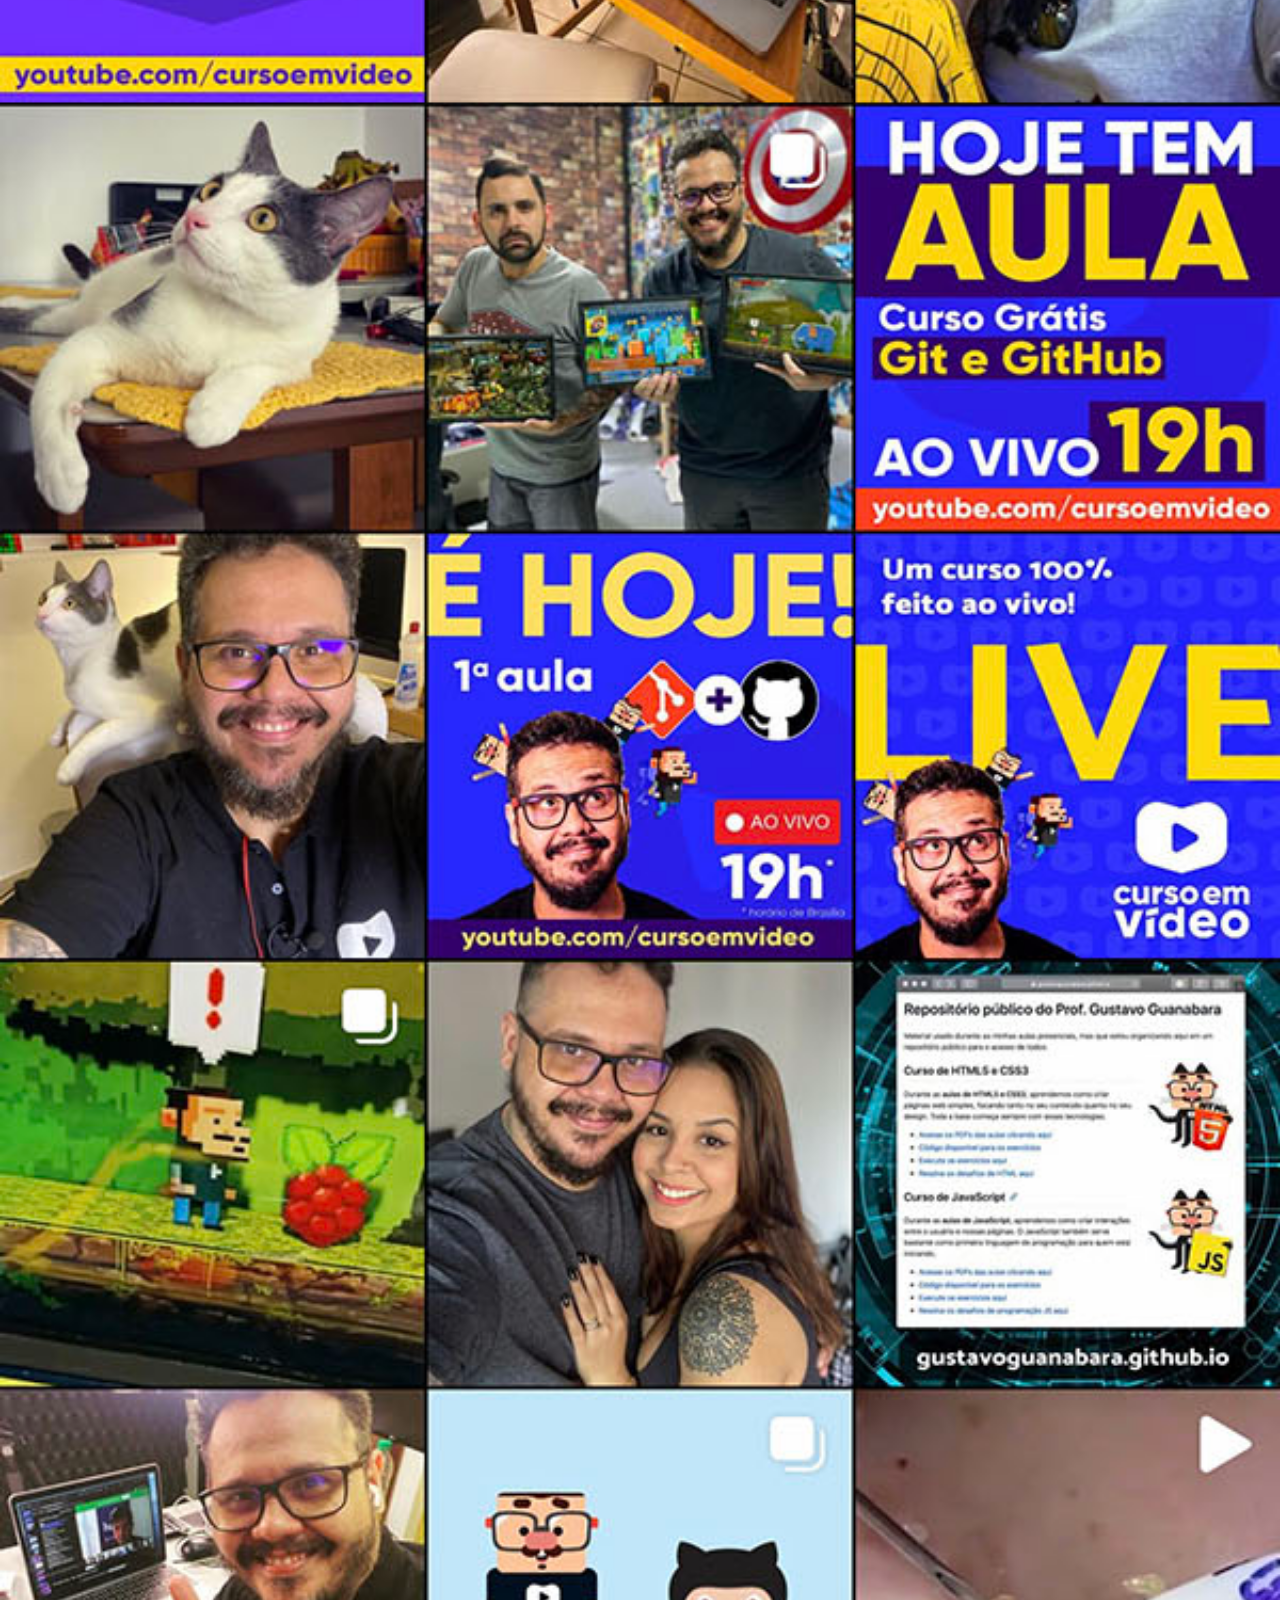
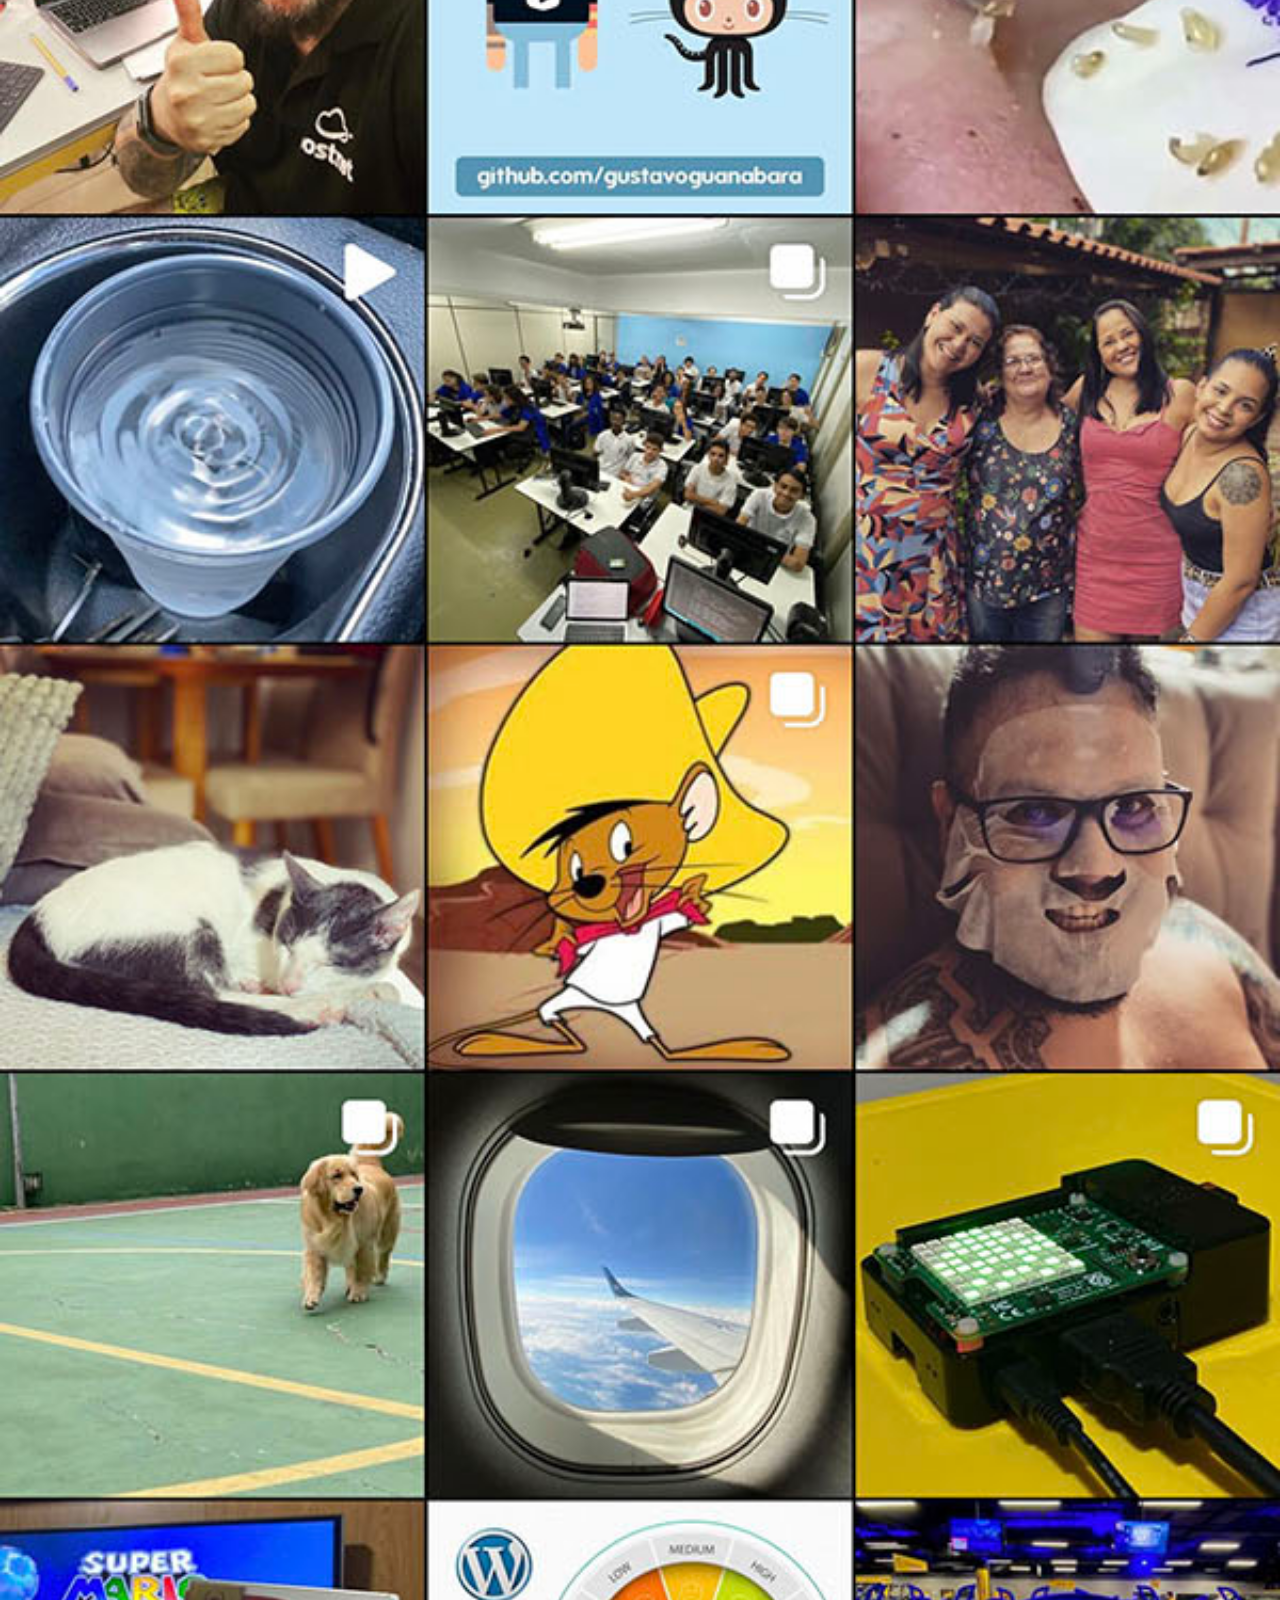
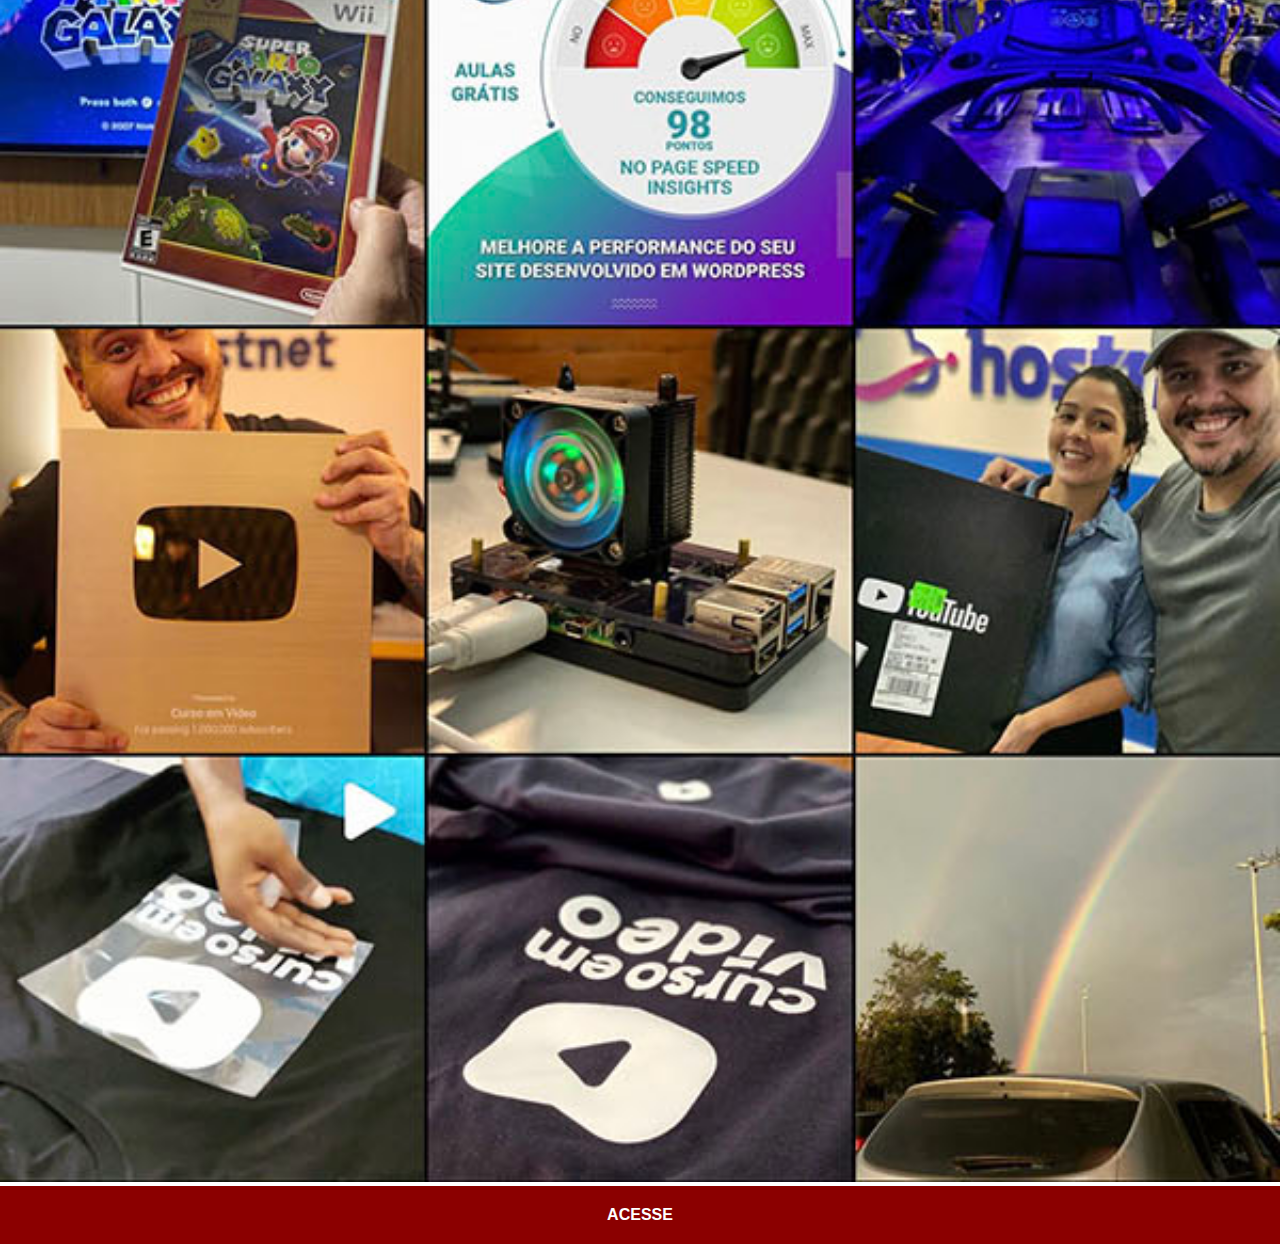
<file: instagram.html>
<!DOCTYPE html>
<html lang="pt-br">
<head>
    <meta charset="UTF-8">
    <meta name="viewport" content="width=device-width, initial-scale=1.0">
    <title>Instagram</title>
    <link rel="stylesheet" href="estilo/redes-sociais.css">
</head>
<body>

<img src="imagens/tela-instagram.jpg" alt="Instagram">
    
<a href="https://www.instagram.com/felipegusicuma" target="_blank">ACESSE</a>
</body>
</html>
</file>
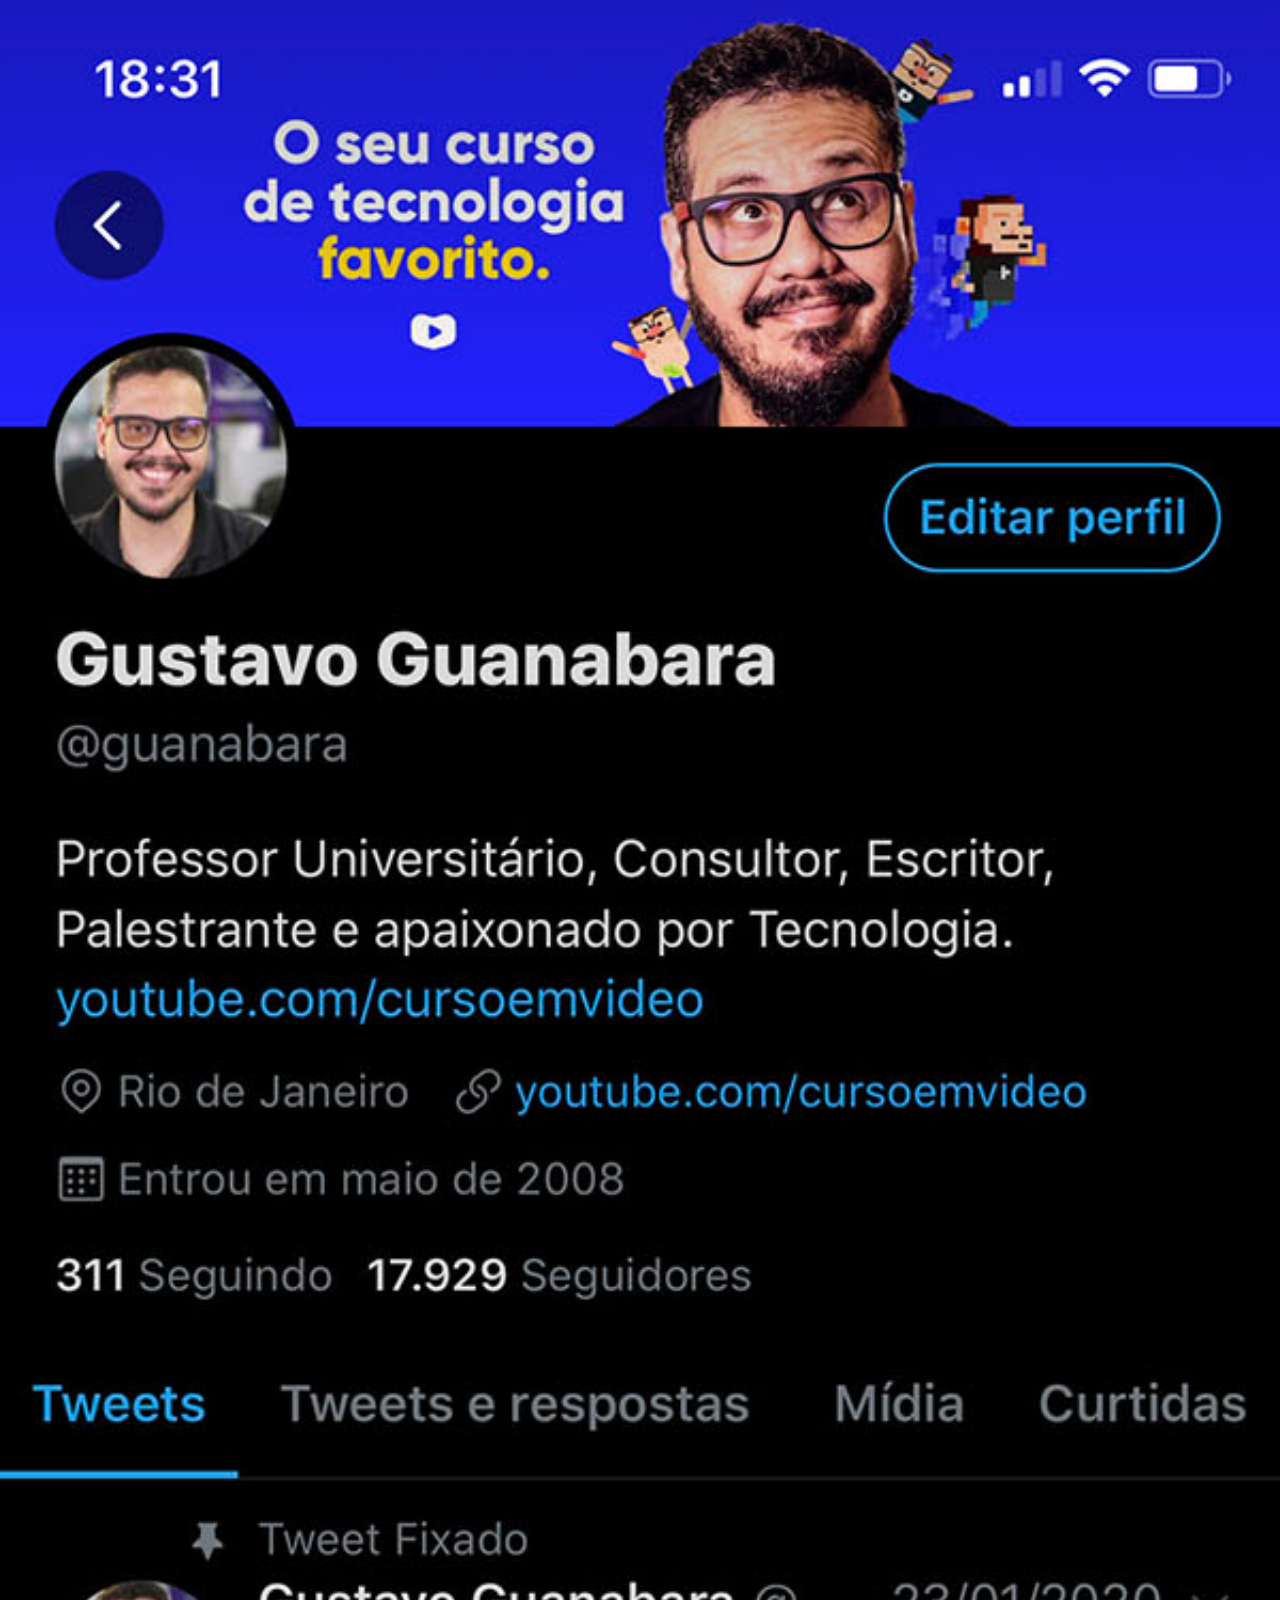
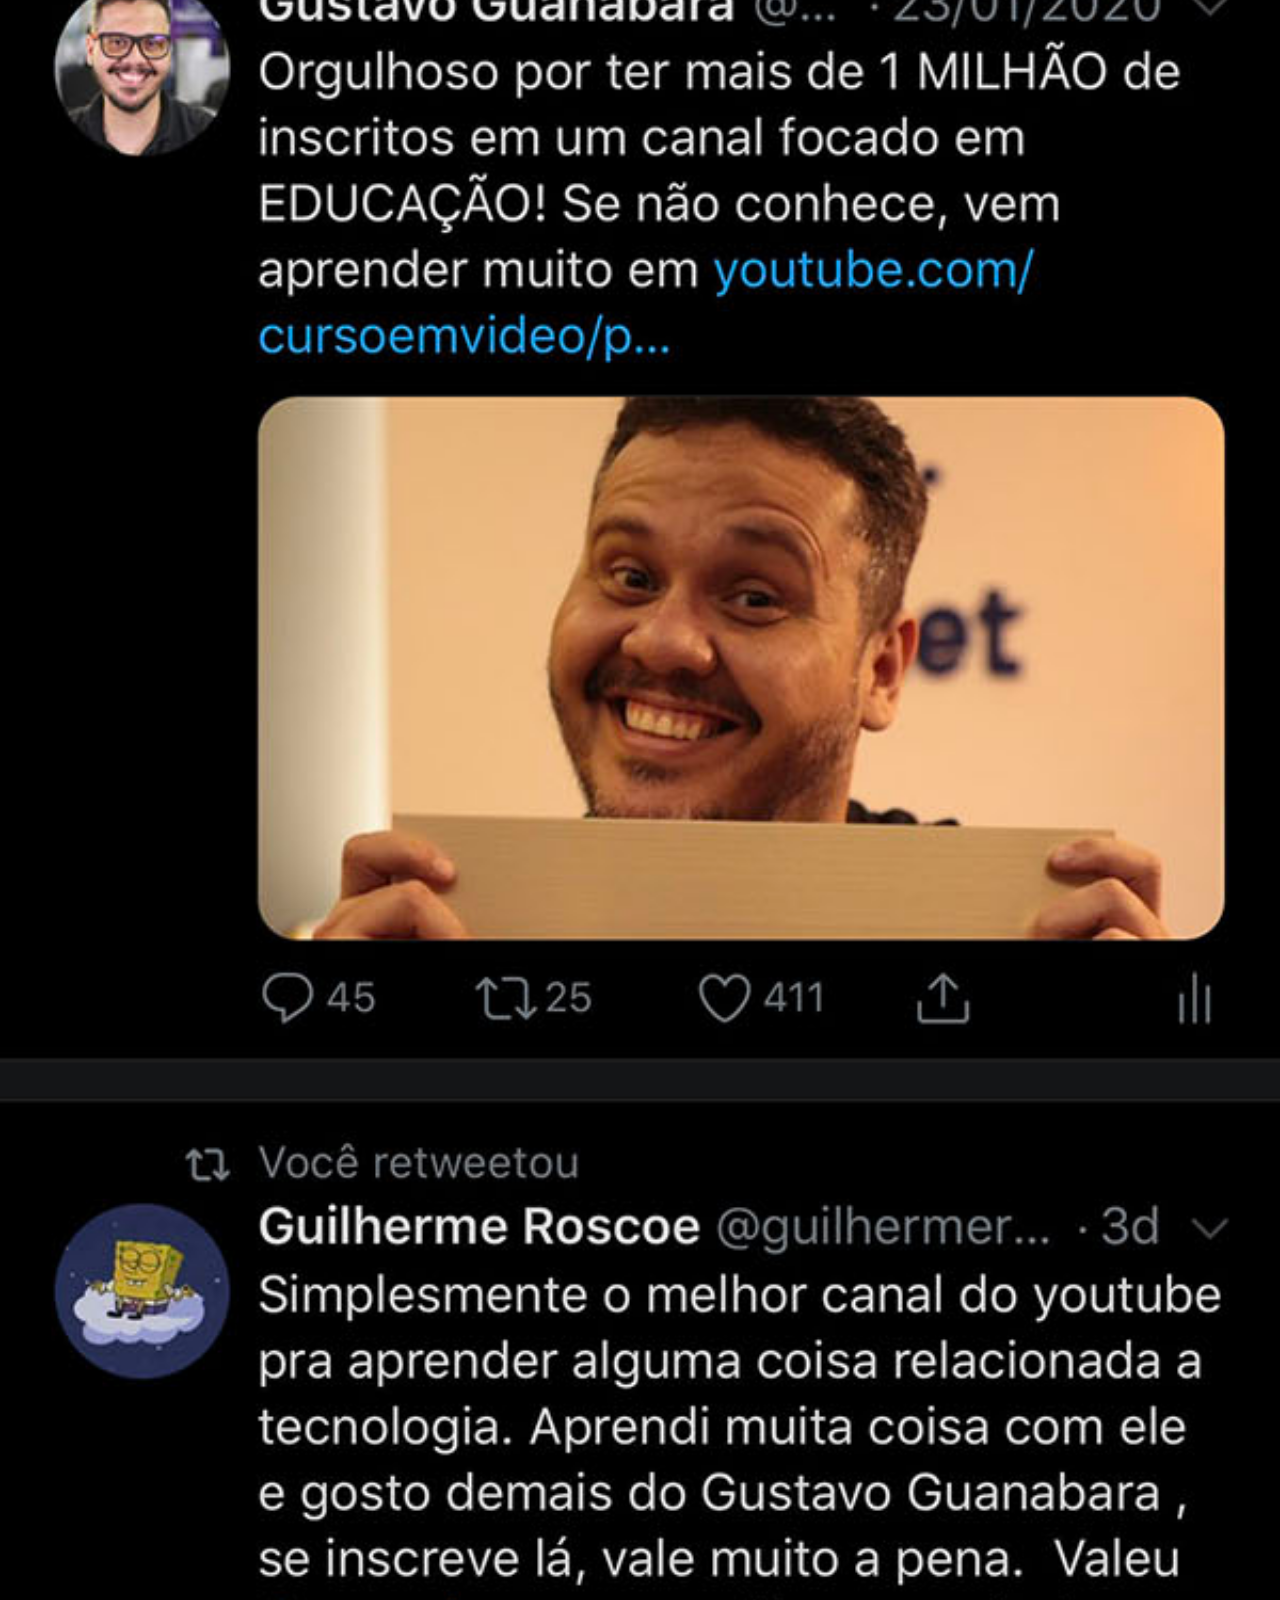
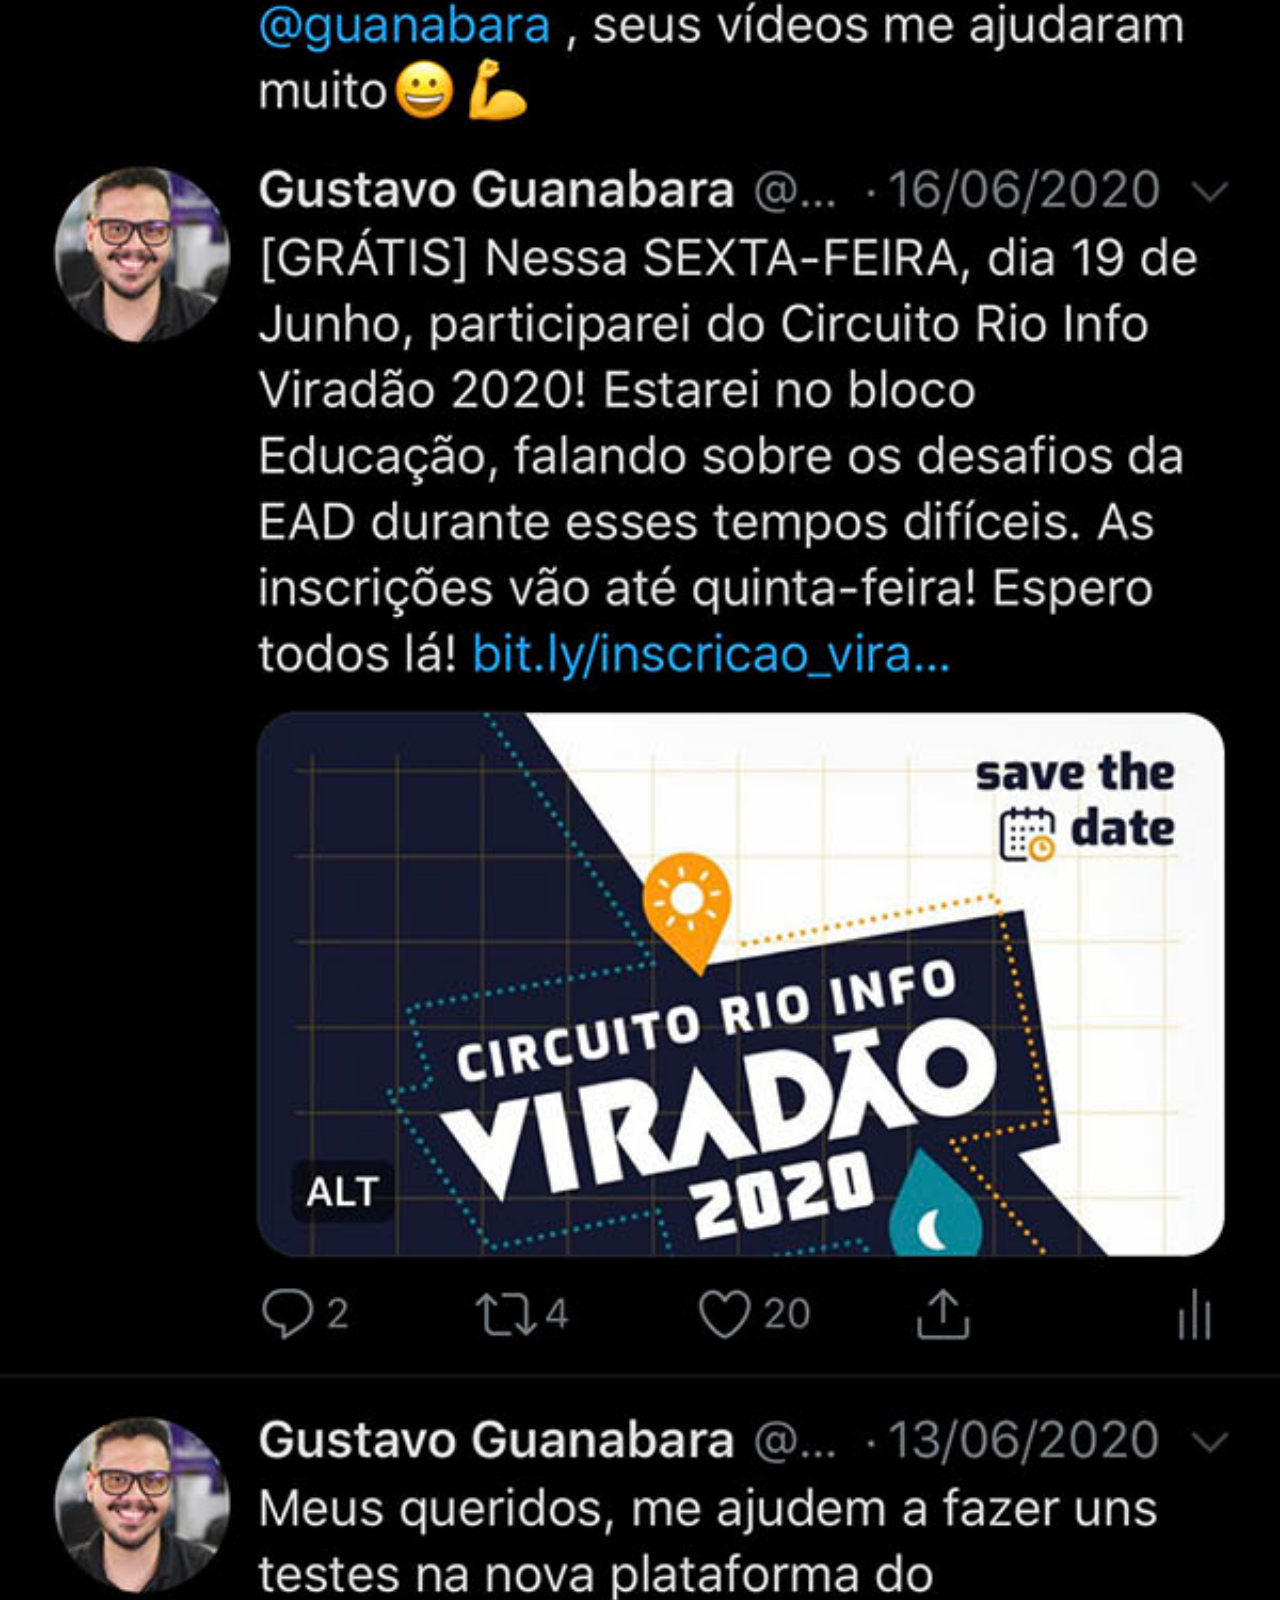
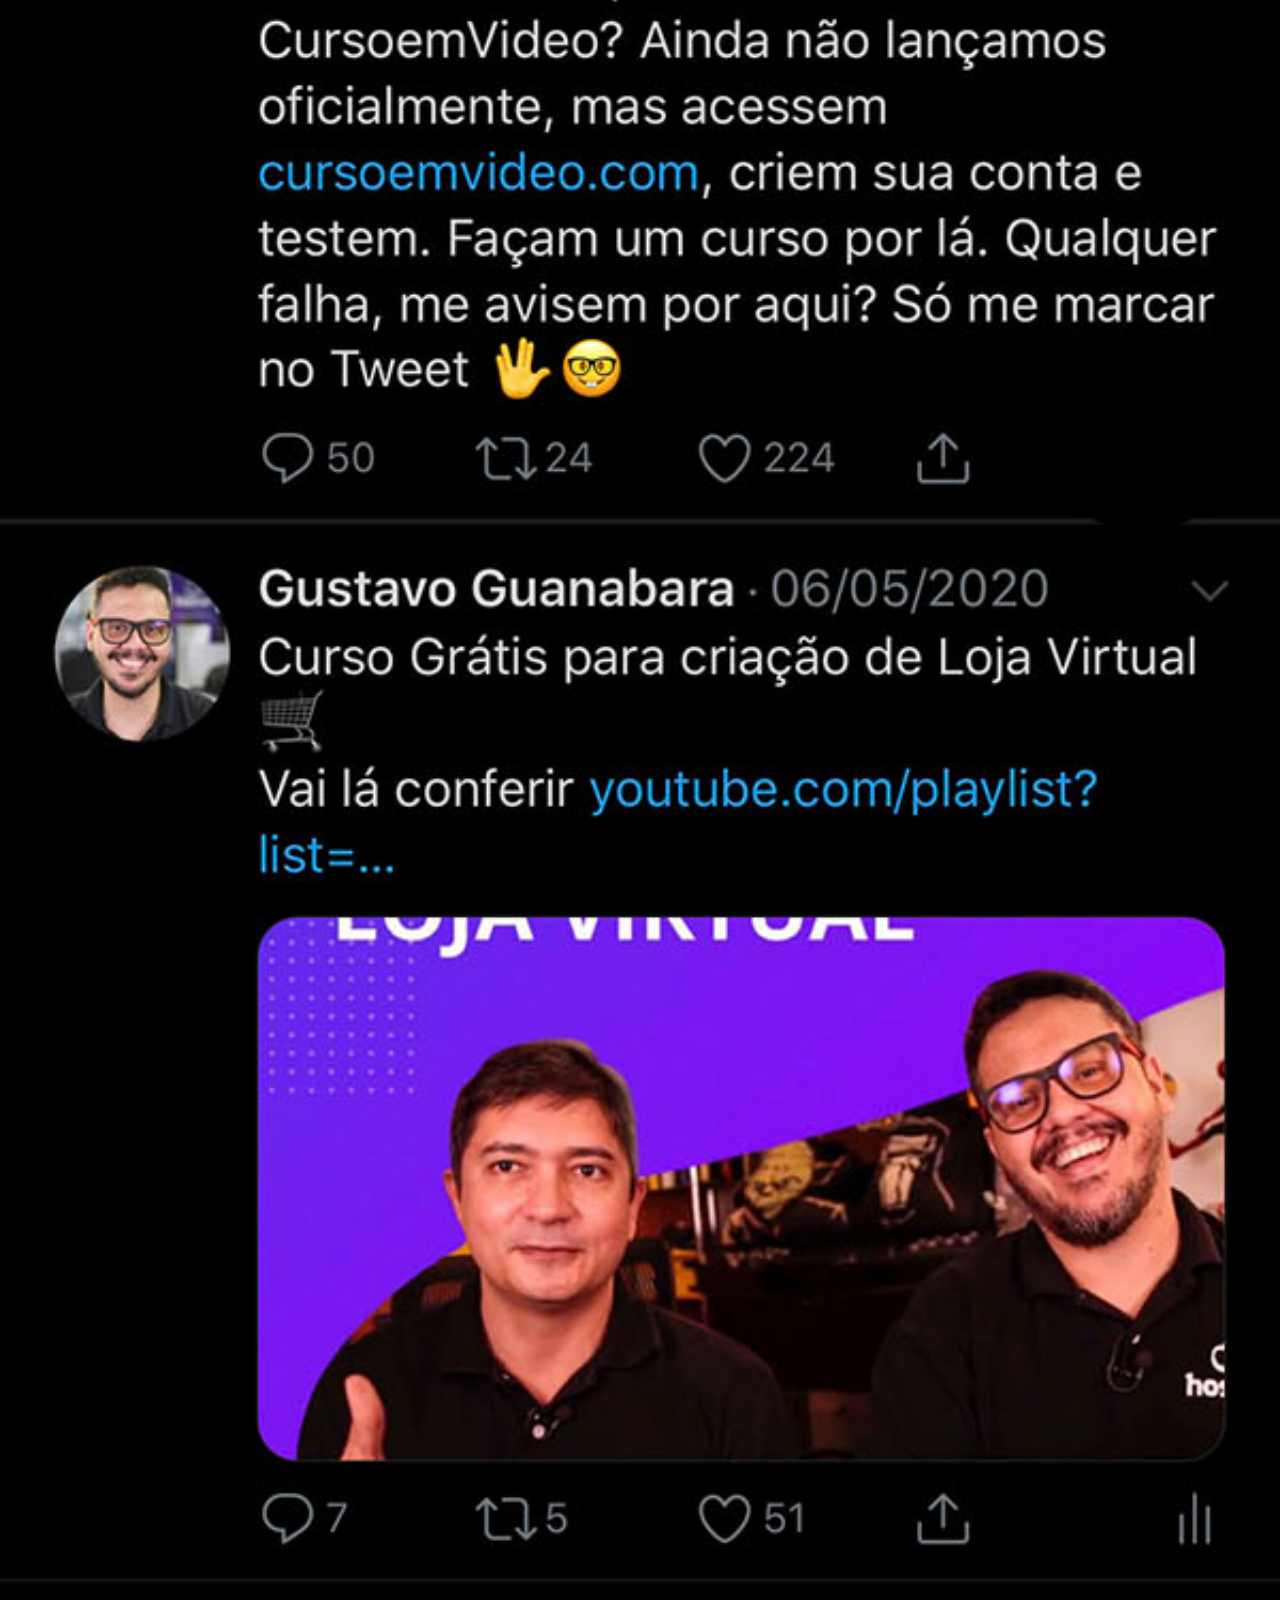
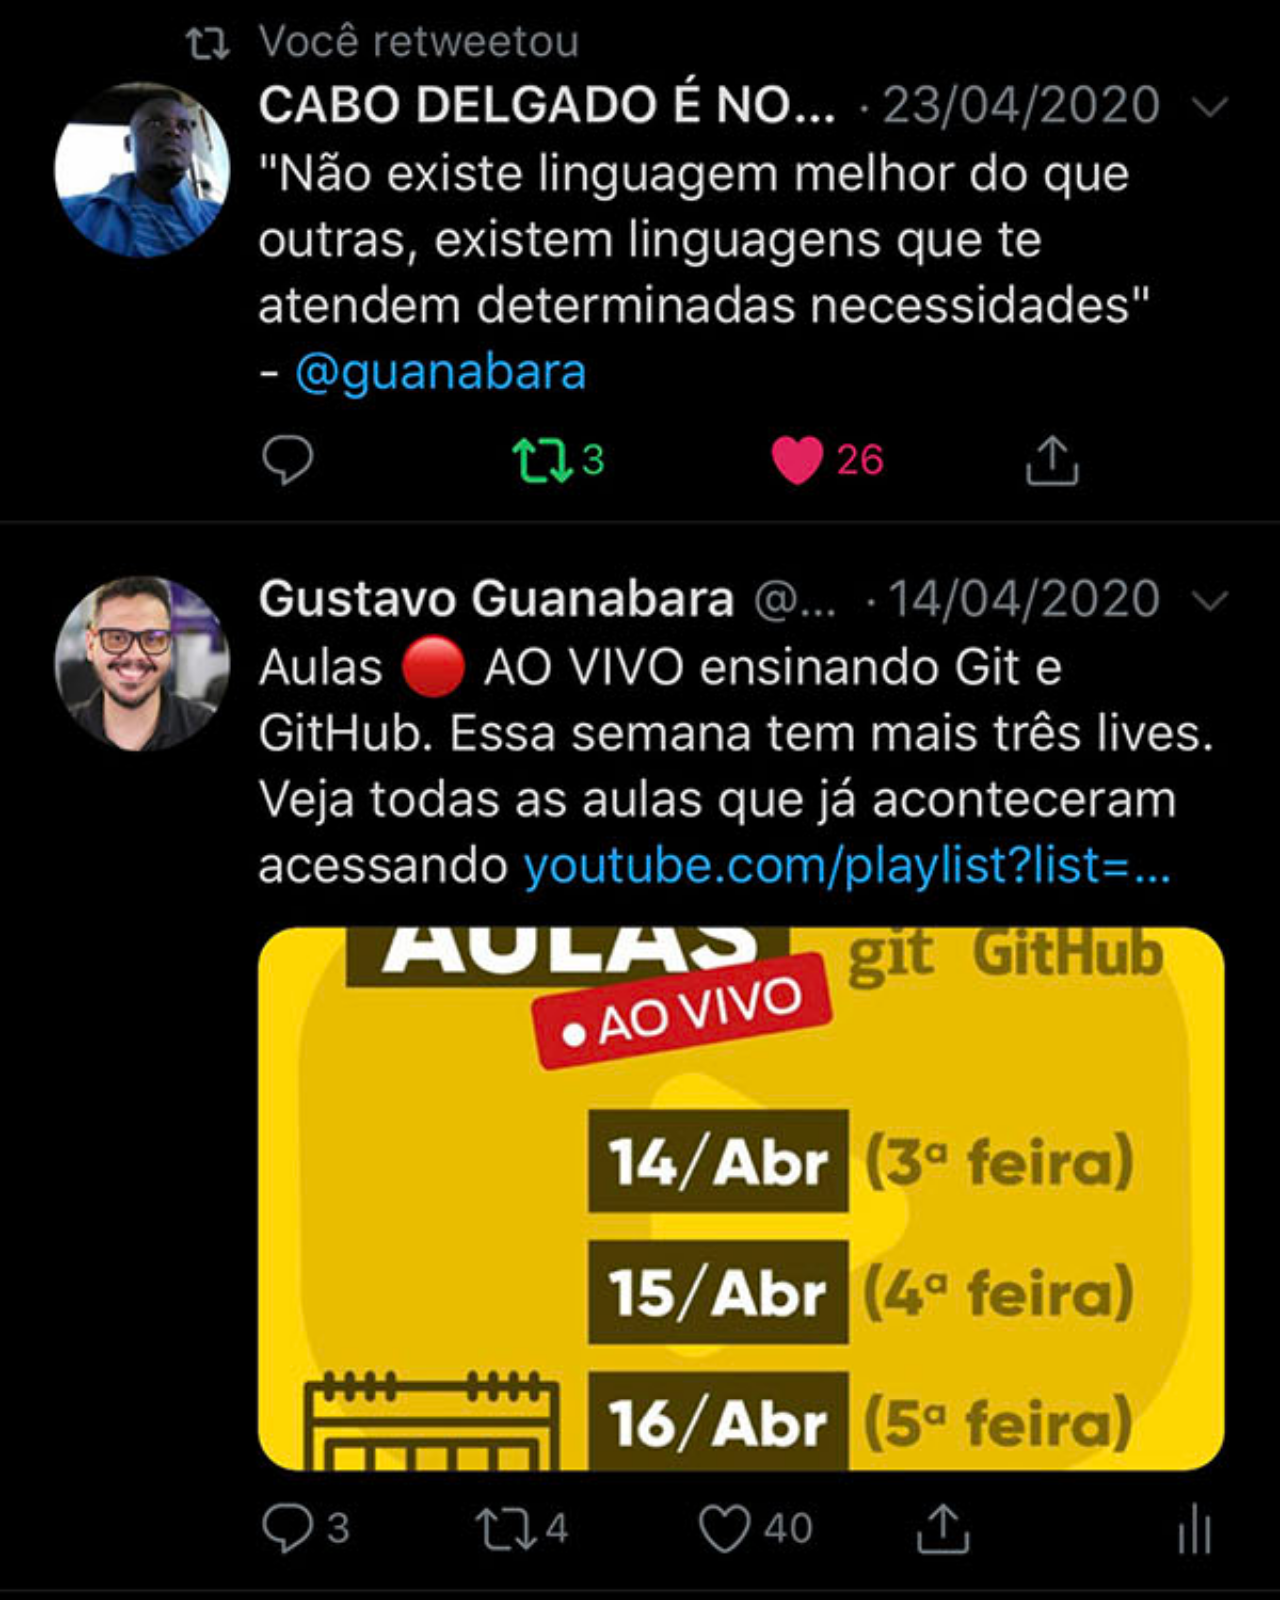
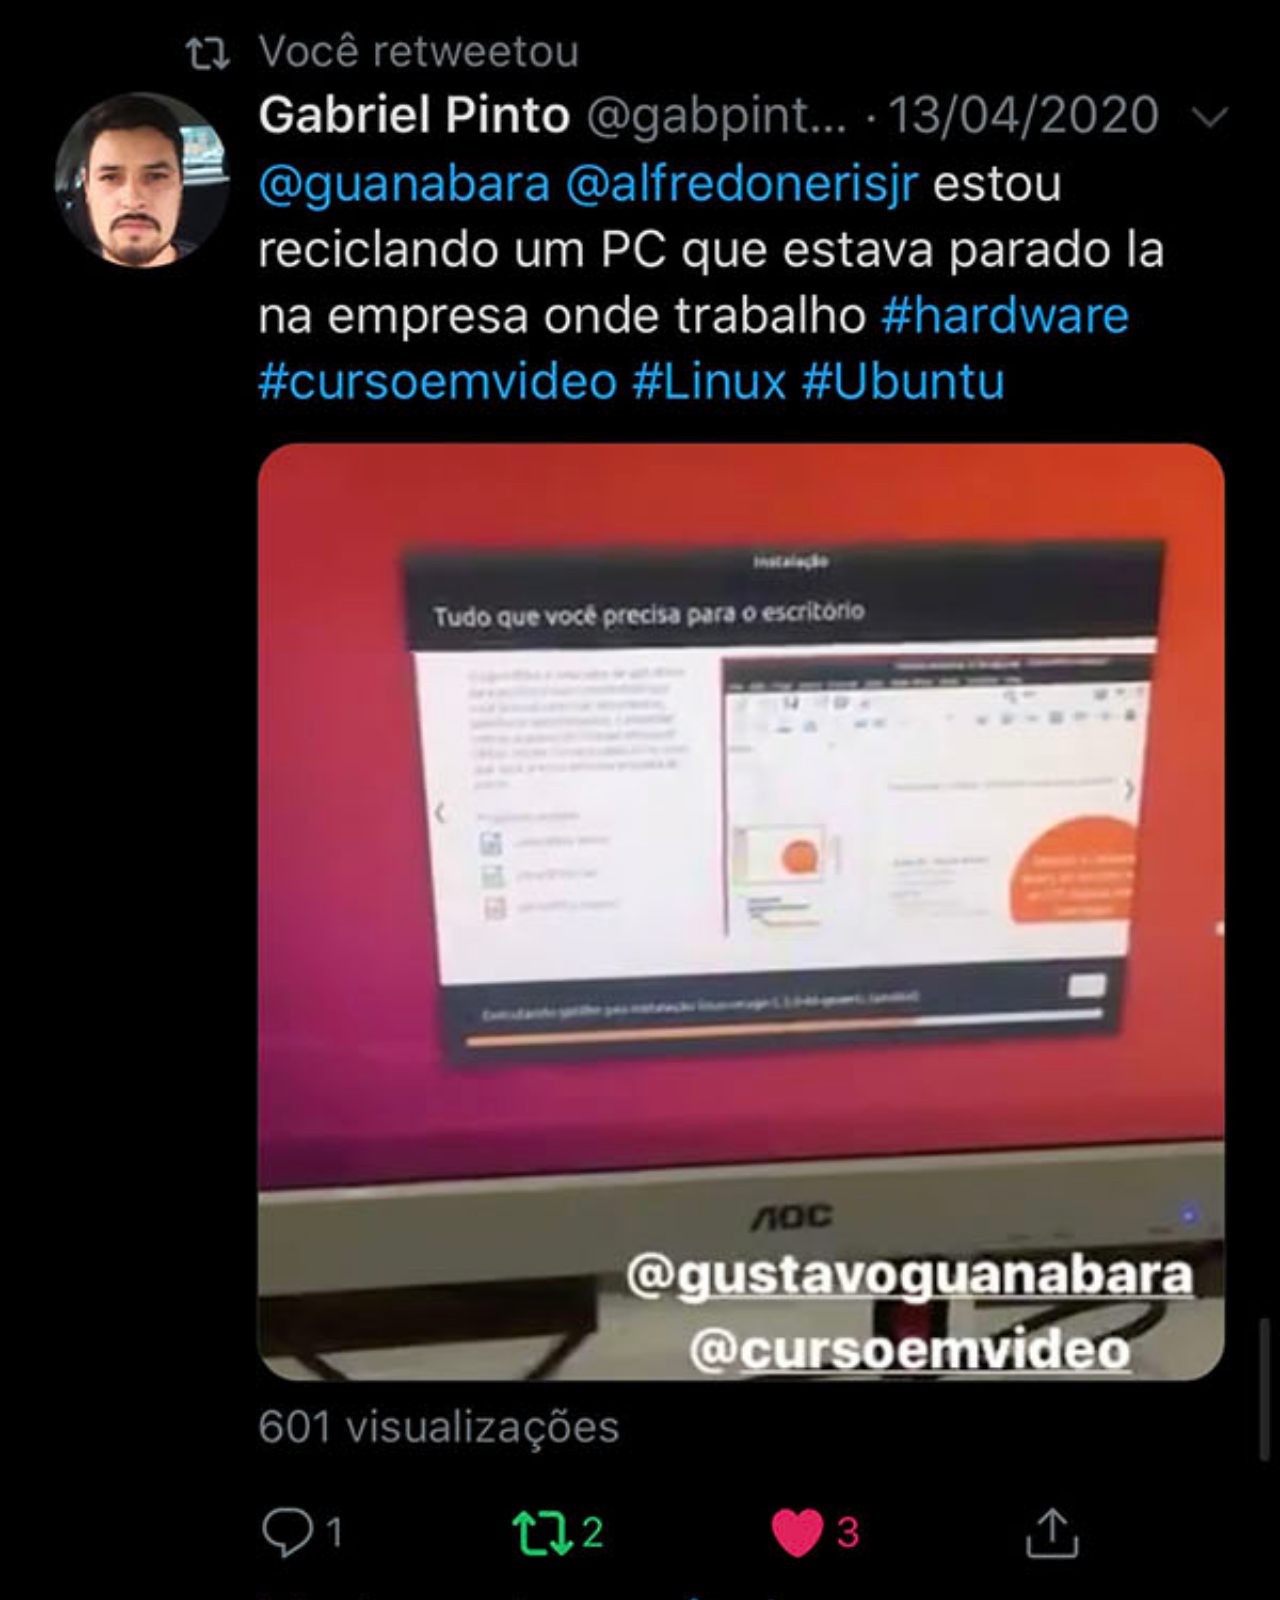
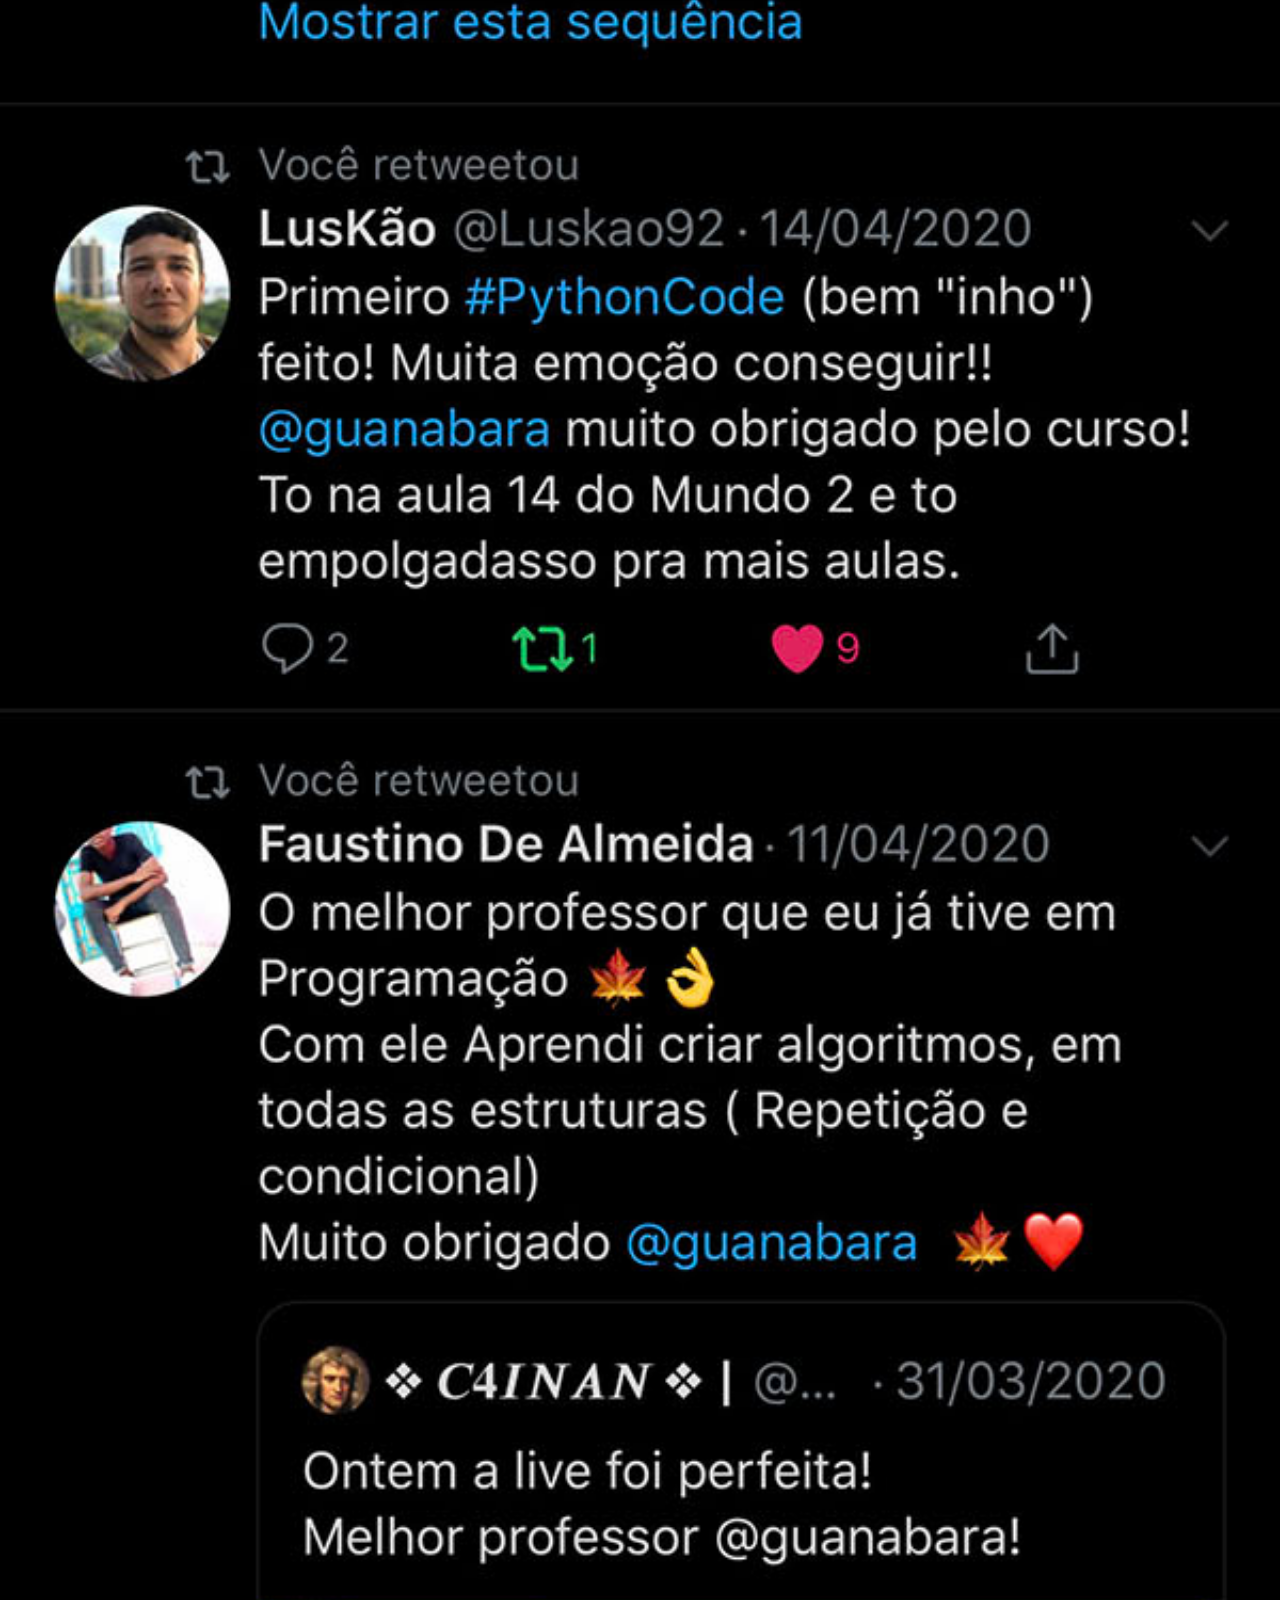
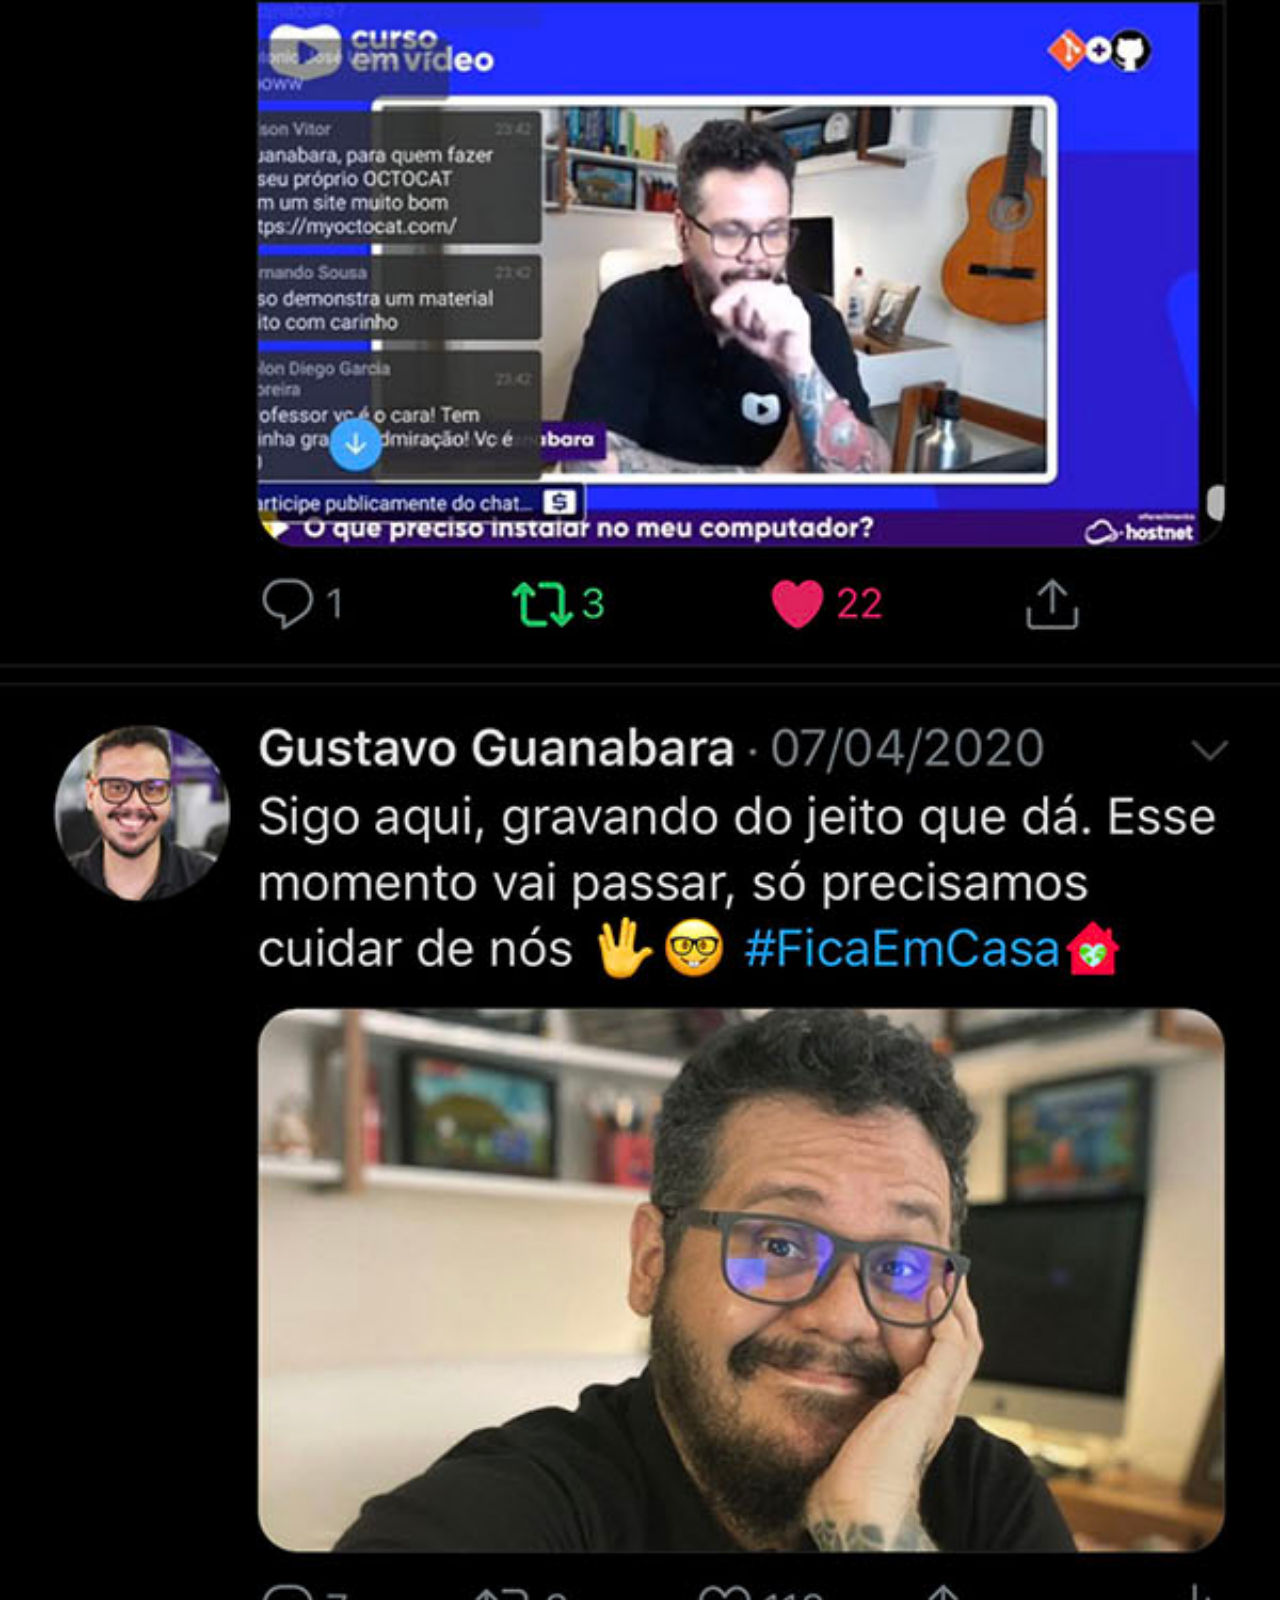
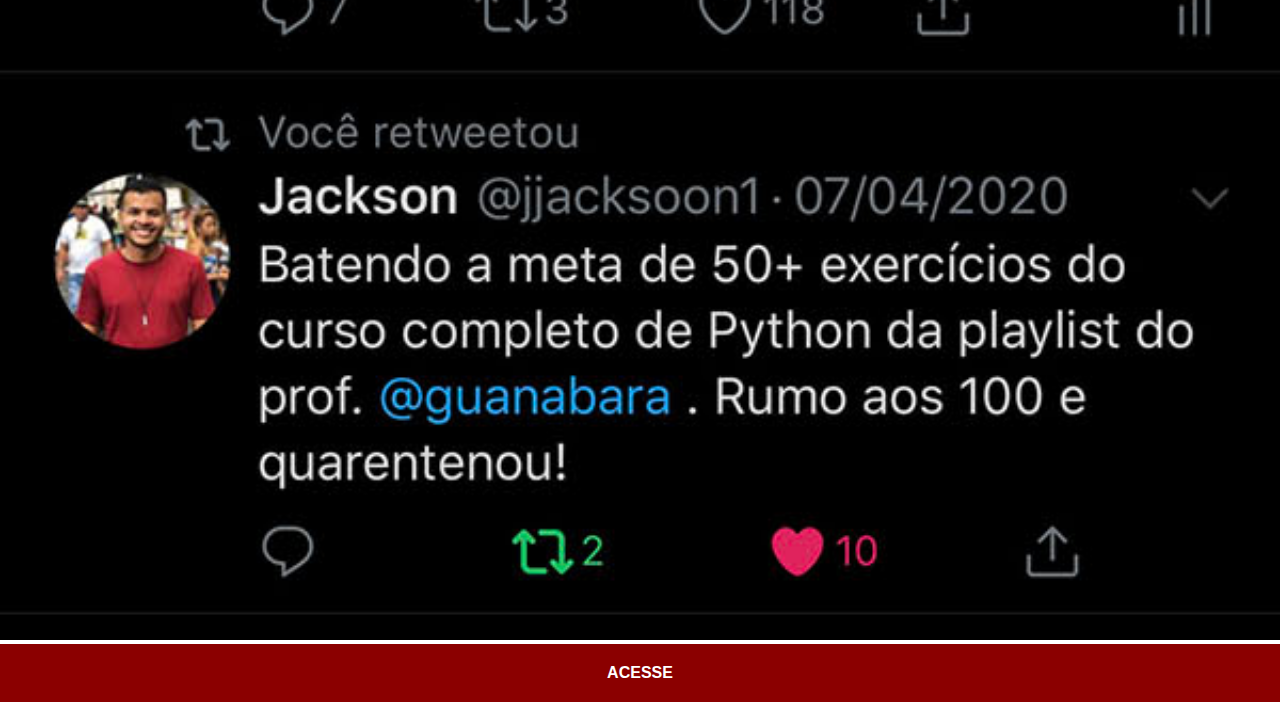
<file: twitter.html>
<!DOCTYPE html>
<html lang="pt-br">
<head>
    <meta charset="UTF-8">
    <meta name="viewport" content="width=device-width, initial-scale=1.0">
    <title>Twitter</title>
    <link rel="stylesheet" href="estilo/redes-sociais.css">
</head>
<body>
    <img src="imagens/tela-twitter.jpg" alt="Twitter">
    <a href="https://www.twitter.com/felipegusicuma" targer="_blank">ACESSE</a>
    
</body>
</html>
</file>
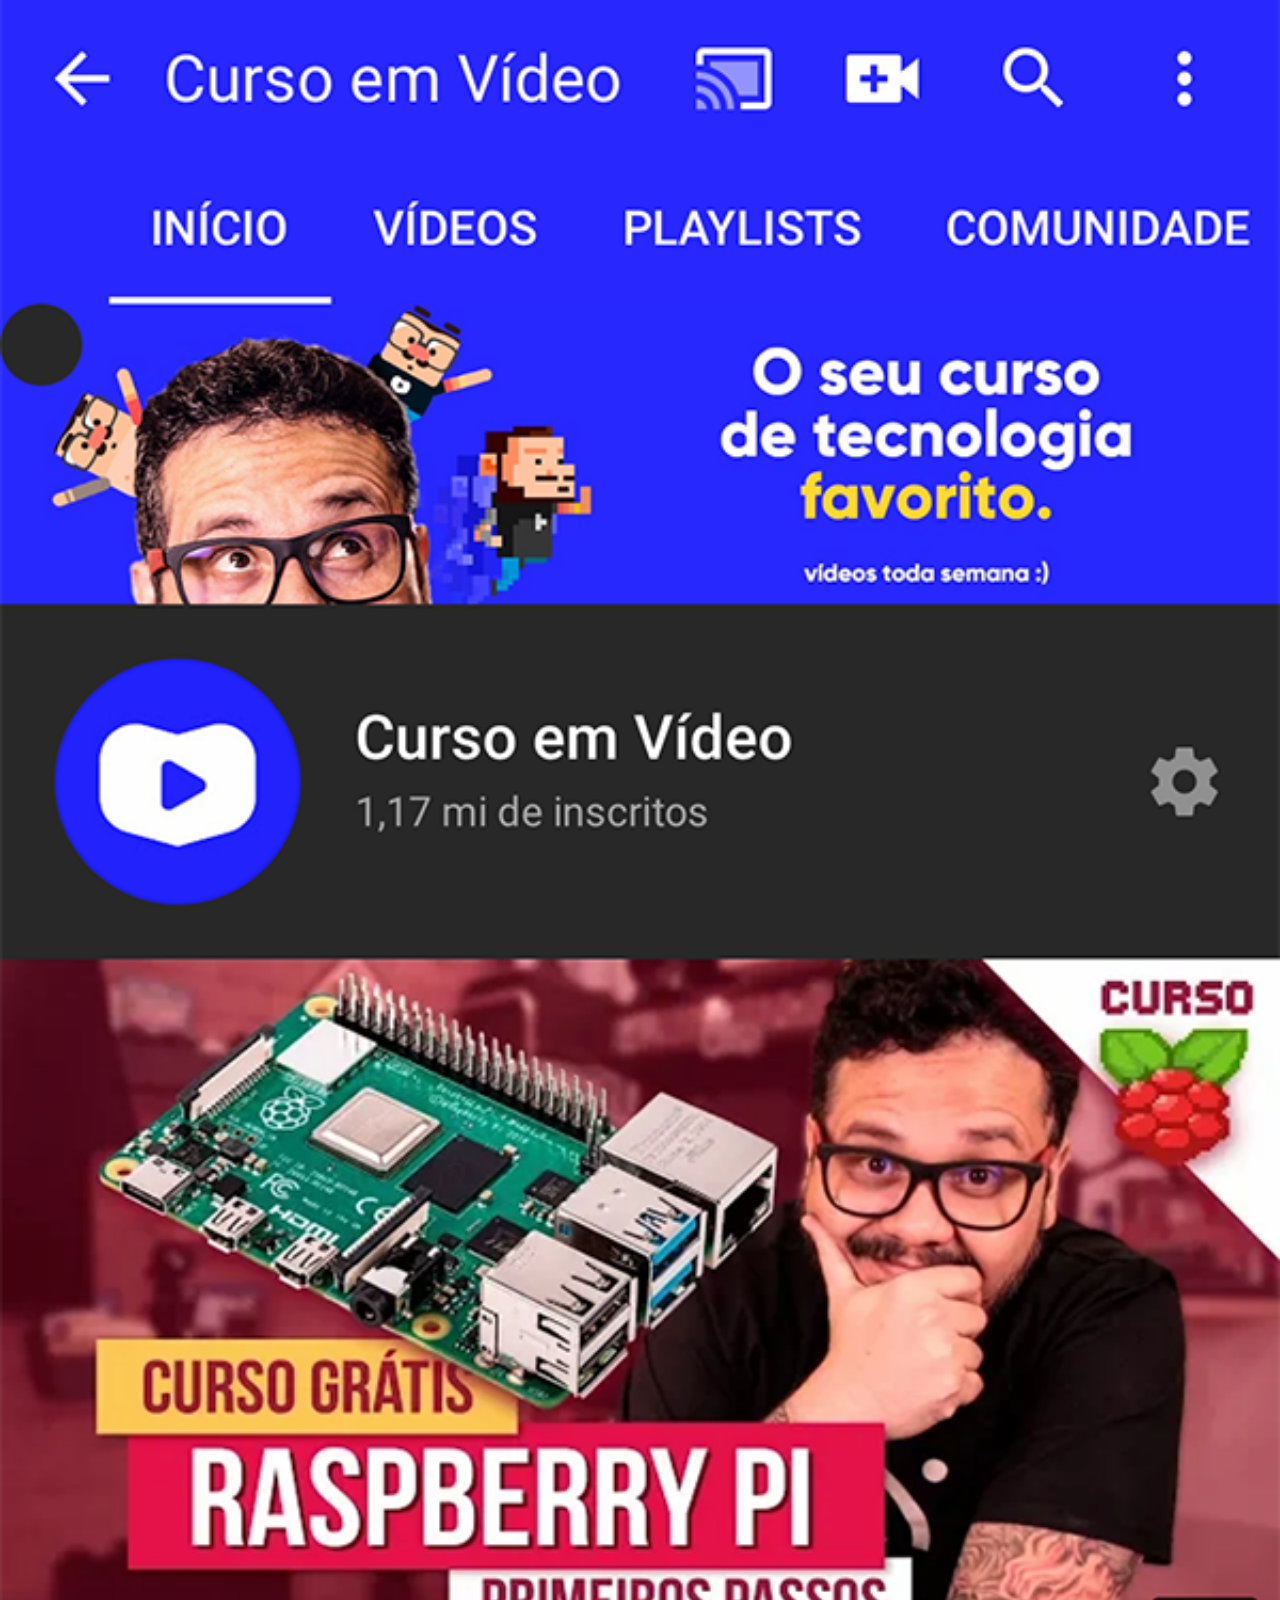
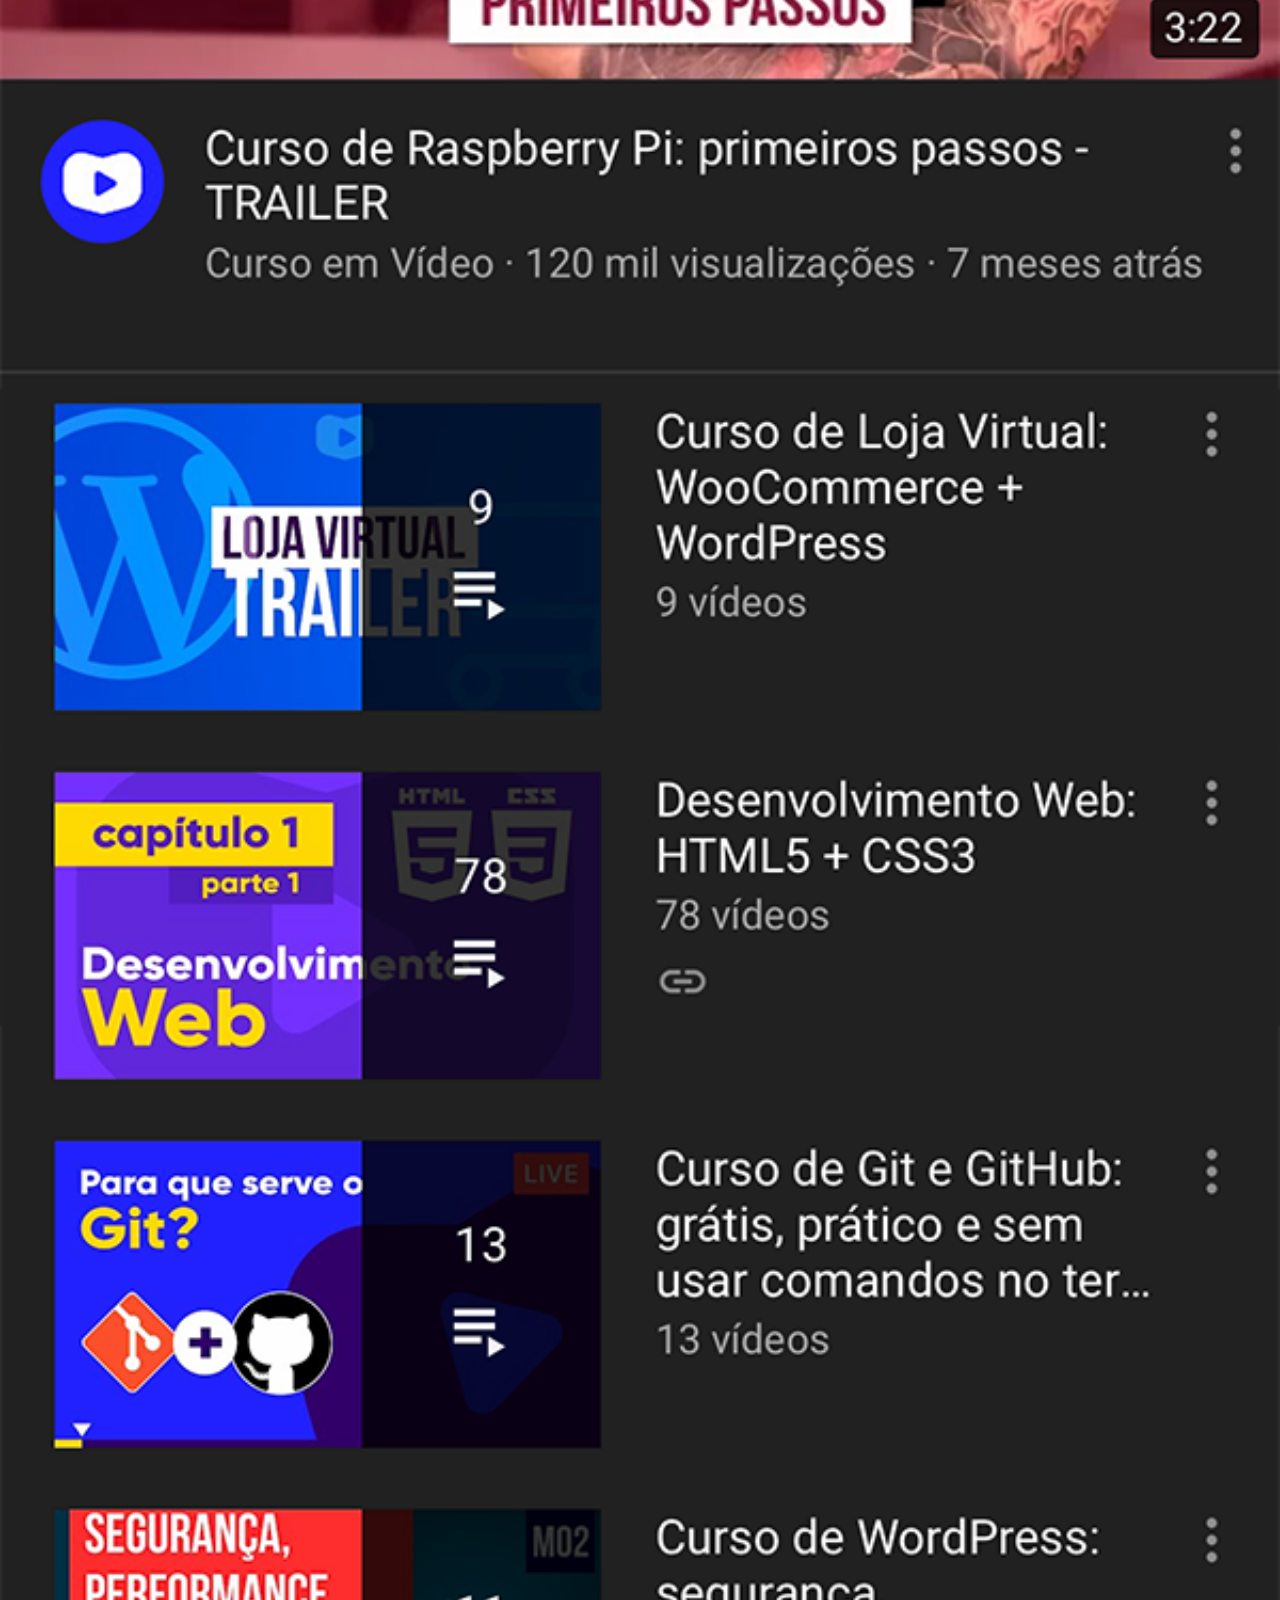
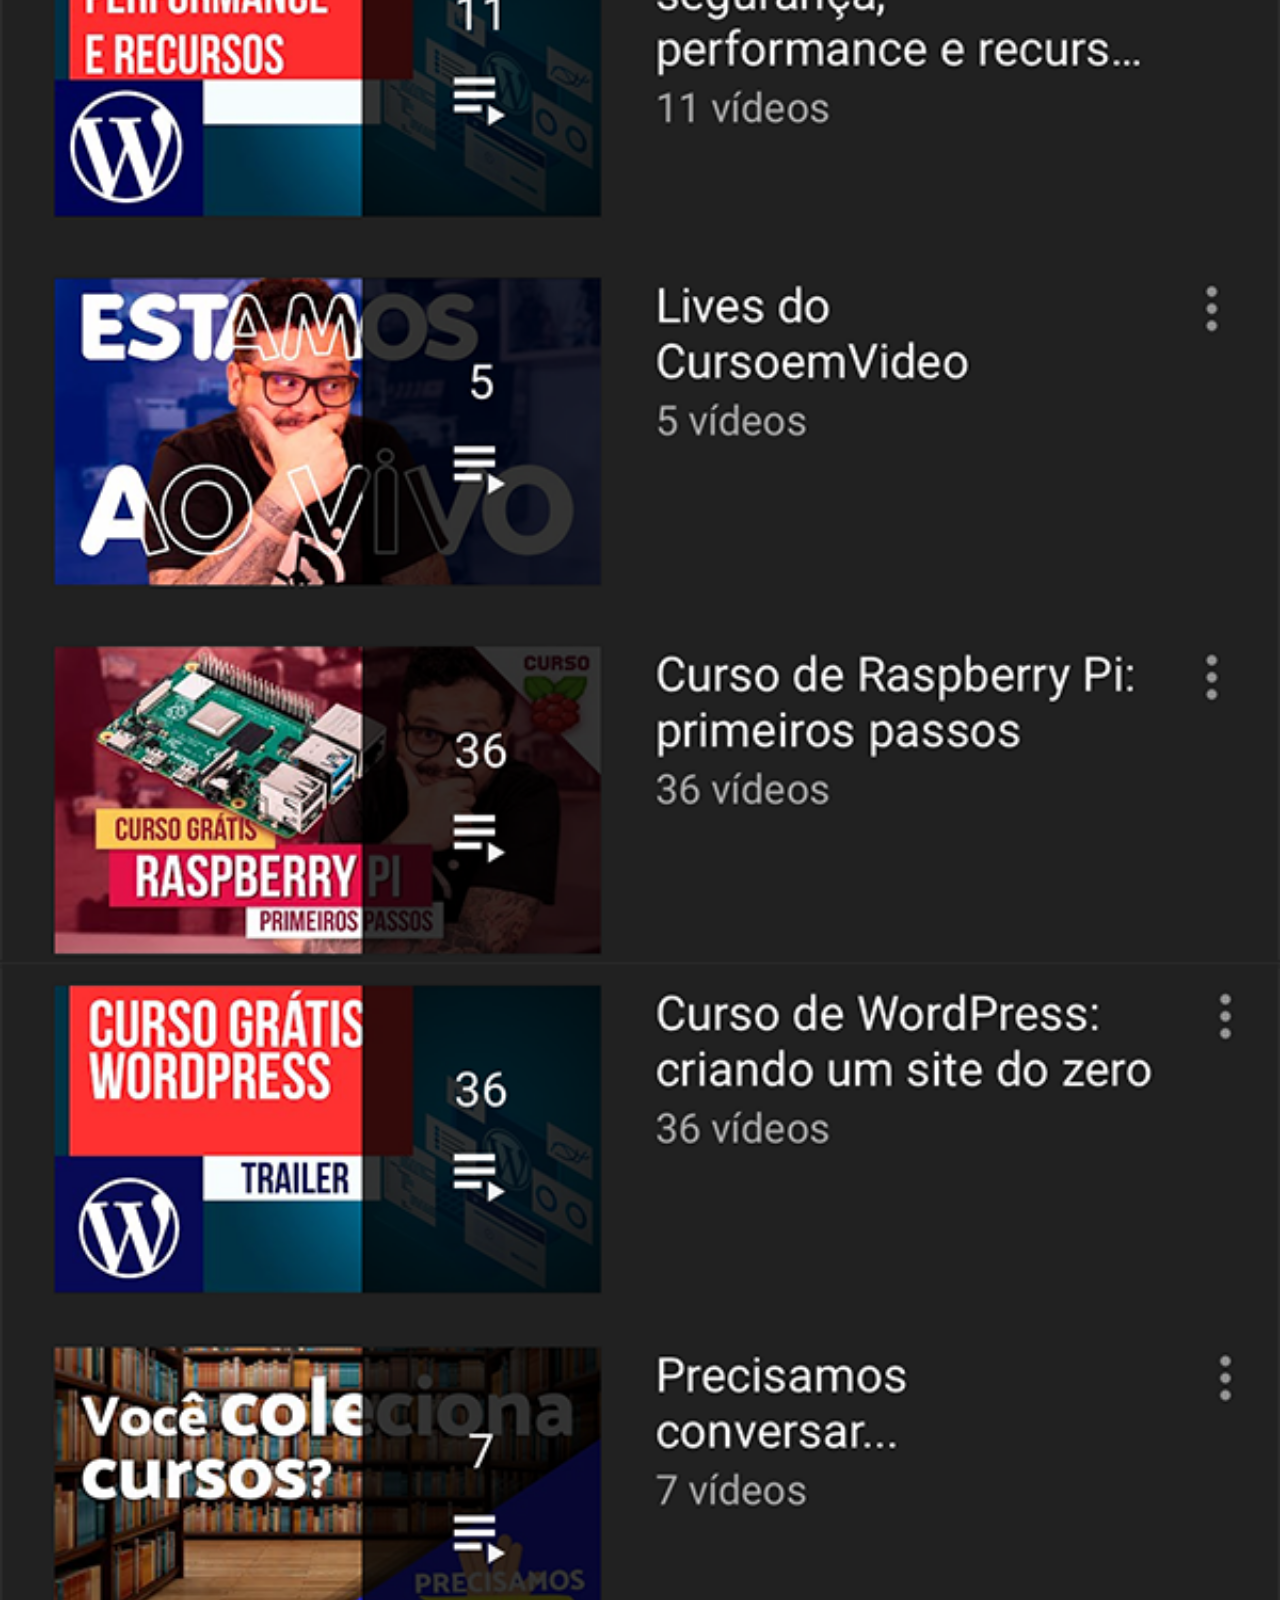
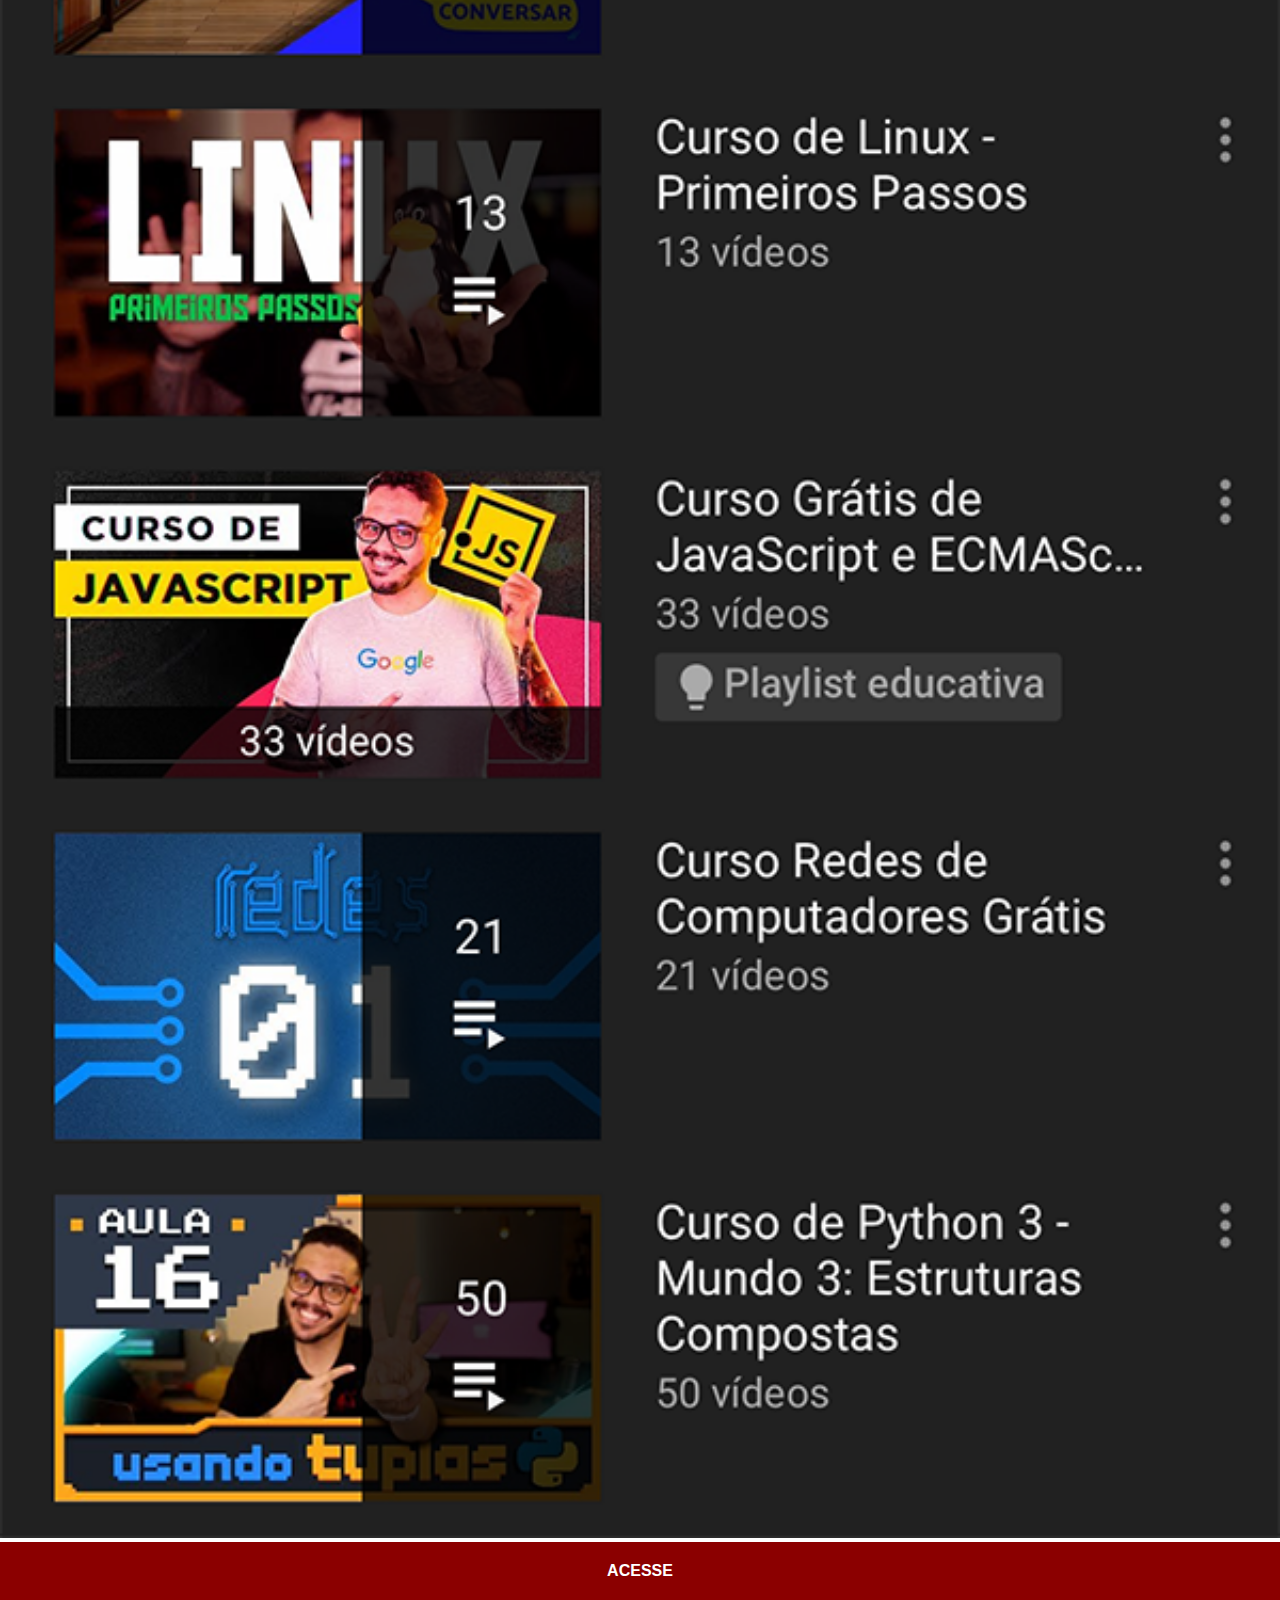
<file: youtube.html>
<!DOCTYPE html>
<html lang="pt-br">
<head>
    <meta charset="UTF-8">
    <meta name="viewport" content="width=device-width, initial-scale=1.0">
    <title>Youtube</title>
    <link rel="stylesheet" href="estilo/redes-sociais.css">
    
    
</head>
<body>
    <img src="imagens/tela-youtube.png" alt="Youtube">
    <a href="https://www.youtube.com/cursoemvideo/playlists" target="_blank">ACESSE</a>
    
</body>
</html>
</file>
<file: estilo/style.css>
@charset "UTF-8";

*{
    margin:0px;
    padding: 0px;   
}

html, body{
    height: 100vh;
    width: 100vw;   
}

body{
    background: url('../imagens/fundo-madeira.jpg') no-repeat top center;
    background-size: cover;
    background-attachment: fixed;

}

main{
    position: relative;
    height: 100vh;
}

section#telefone{
    position: absolute;
    top: 50%;
    left: 50%;
    transform: translate(-50%, -50%);
    
    height: 627px;
    width: 311px;
    background: url('../imagens/frame-iphone.png') no-repeat;
}

iframe#tela{
    position: relative;
    top: 80px;
    left: 22px;
    width:267px ;
    height:471px ;
}

section#redes-sociais{
    text-align: right;
}
section#redes-sociais img{
    width: 50px;
    margin: 10px;
    border-radius: 50%;
    box-shadow: 2px 2px 5px rgba(0, 0, 0, 0.312);
    box-sizing: border-box;
}

section#redes-sociais img:hover{
    border: 2px solid rgba(255, 255, 255, 0.147);
    transform: translate(-3px, -3px);
    box-shadow: 5px 5px 10px rgba(0, 0, 0, 0.433);
    transition: transform 0.2s; border 1s;
}
</file>
<file: estilo/redes-sociais.css>
@charset "UTF-8";

*{
    margin: 0px;
    padding: 0px;
    font-family: Verdana, Geneva, Tahoma, sans-serif;
}

::-webkit-scrollbar{
width: 0px;
height: 0px;
}
img{
    width: 100vw;
}

a{
    display: block;
    background-color: darkred;
    color: white;
    padding: 20px;
    text-align: center;
    font-weight: bolder;
    text-decoration: none;
}

a:hover{
background-color: red;
}
</file>
